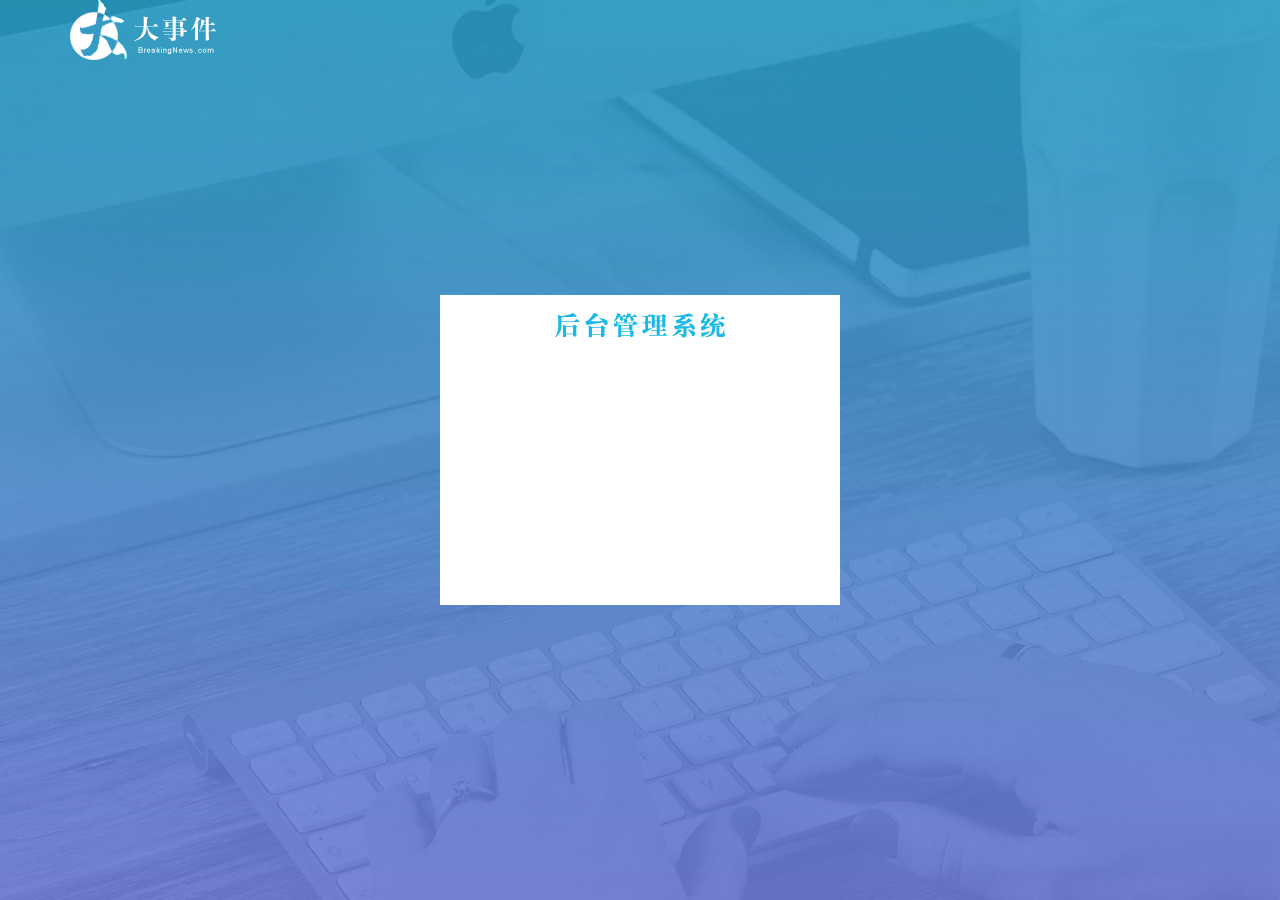
<file: 02-代码手敲/BigEvent/login.html>
<!--
 * @Author: liming
 * @Date: 2021-09-10 16:43:17
 * @LastEditTime: 2021-09-20 23:10:10
 * @FilePath: \NodeBigEventBackStageManagement\02-代码手敲\BigEvent\login.html
-->
<!DOCTYPE html>
<html lang="en">
<head>
    <meta charset="UTF-8">
    <meta http-equiv="X-UA-Compatible" content="IE=edge">
    <meta name="viewport" content="width=device-width, initial-scale=1.0">
    <title>大事件-登陆/注册</title>
    <!-- 导入layui的样式 -->
    <link rel="stylesheet" href="./assets/lib/layui/css/layui.css">
    <!-- 导入自己的样式表 -->
    <link rel="stylesheet" href="./assets/css/login.css">
</head>
<body>
    <!-- 头部的logo区域 -->
    <div class='layui-main'>
        <img src="./assets/images/logo.png"/>
    </div>

    <!-- 登陆注册区域 -->
    <div class='loginAndRegBox'>
        <div class="title-box">
            
        </div>
    </div>
</body>
</html>
</file>
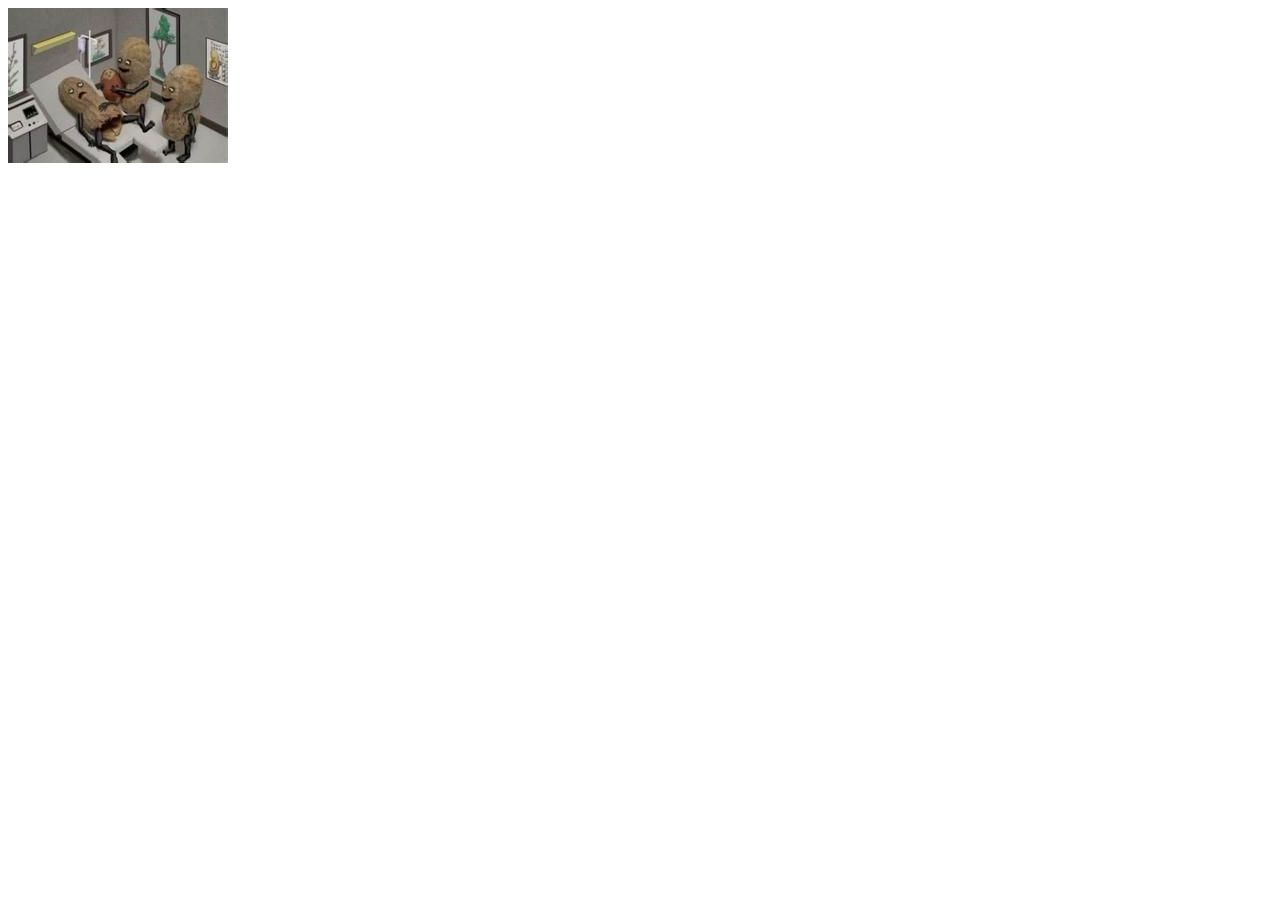
<file: 01-课程资料/01-课程源码/big_event_135/test/用base64格式的字符串表示图片.html>
<!DOCTYPE html>
<html lang="en">

<head>
  <meta charset="UTF-8">
  <meta http-equiv="X-UA-Compatible" content="IE=edge">
  <meta name="viewport" content="width=device-width, initial-scale=1.0">
  <title>Document</title>
</head>

<body>

  <!-- 文件被转为 base64 的字符串以后，体积会增大 20% 左右 -->
  <!-- 0.5kb * 120% -->
  <!-- <img src="./1.jpg" alt=""> -->
  <img
    src="[data-uri]"
    alt="">
</body>

</html>
</file>
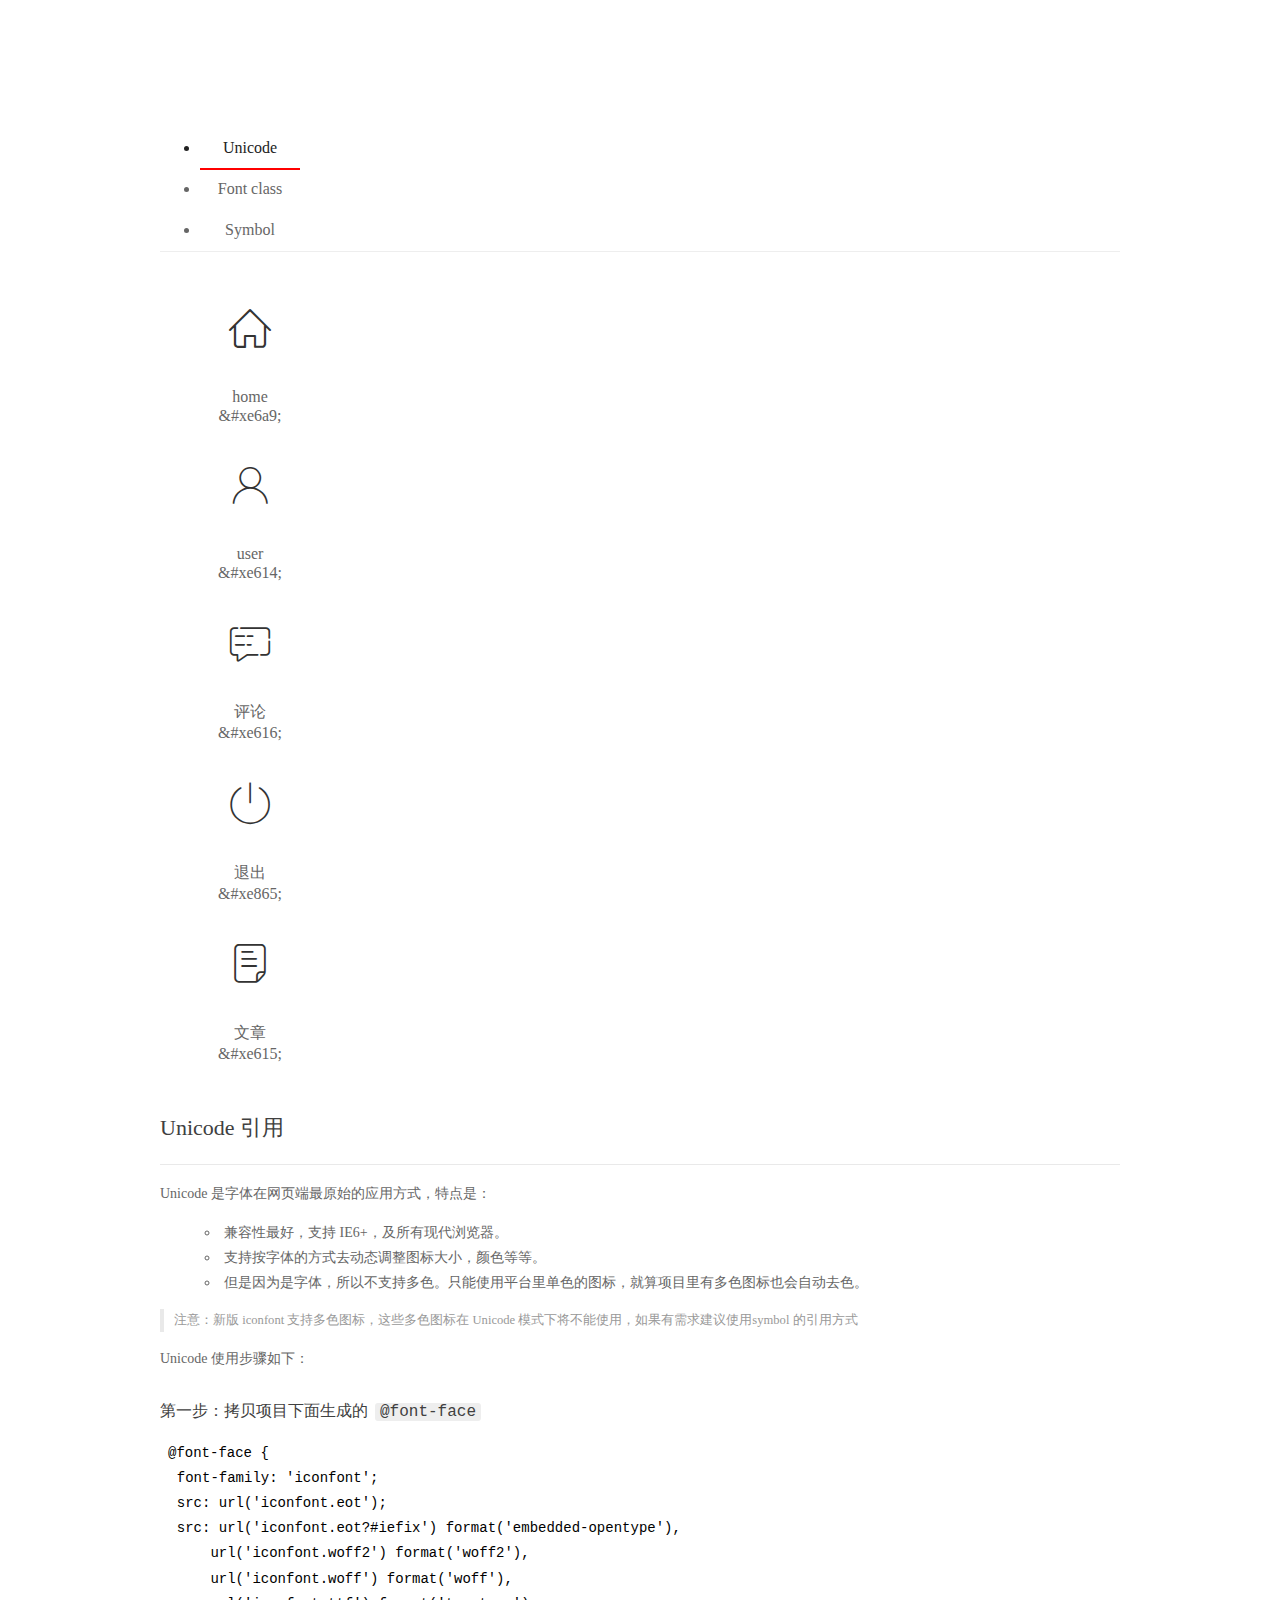
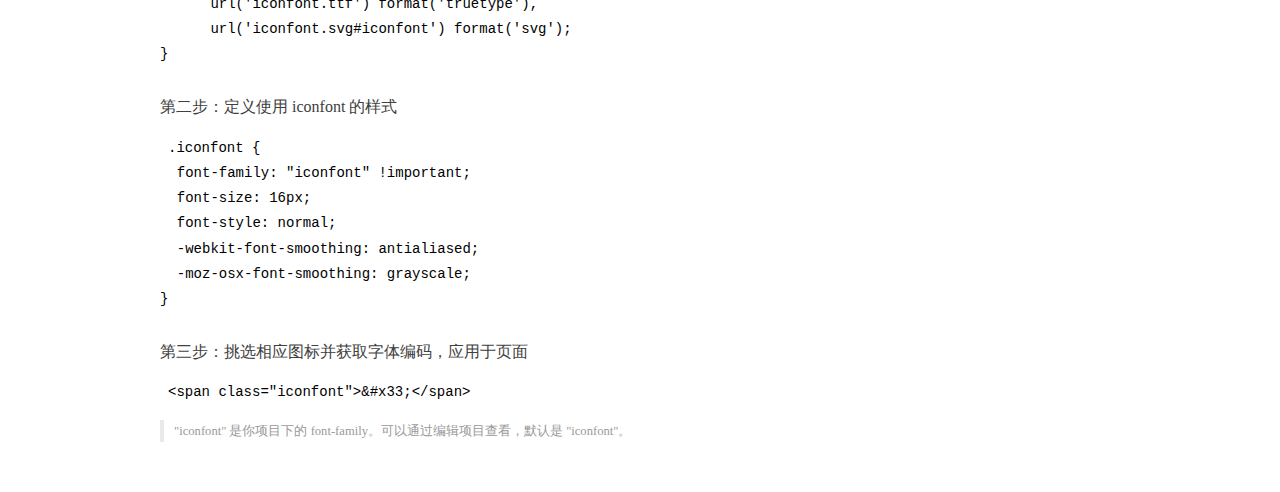
<file: 02-代码手敲/BigEvent/assets/fonts/demo_index.html>
<!DOCTYPE html>
<html>
<head>
  <meta charset="utf-8"/>
  <title>IconFont Demo</title>
  <link rel="shortcut icon" href="https://gtms04.alicdn.com/tps/i4/TB1_oz6GVXXXXaFXpXXJDFnIXXX-64-64.ico" type="image/x-icon"/>
  <link rel="stylesheet" href="https://g.alicdn.com/thx/cube/1.3.2/cube.min.css">
  <link rel="stylesheet" href="demo.css">
  <link rel="stylesheet" href="iconfont.css">
  <script src="iconfont.js"></script>
  <!-- jQuery -->
  <script src="https://a1.alicdn.com/oss/uploads/2018/12/26/7bfddb60-08e8-11e9-9b04-53e73bb6408b.js"></script>
  <!-- 代码高亮 -->
  <script src="https://a1.alicdn.com/oss/uploads/2018/12/26/a3f714d0-08e6-11e9-8a15-ebf944d7534c.js"></script>
</head>
<body>
  <div class="main">
    <h1 class="logo"><a href="https://www.iconfont.cn/" title="iconfont 首页" target="_blank">&#xe86b;</a></h1>
    <div class="nav-tabs">
      <ul id="tabs" class="dib-box">
        <li class="dib active"><span>Unicode</span></li>
        <li class="dib"><span>Font class</span></li>
        <li class="dib"><span>Symbol</span></li>
      </ul>
      
    </div>
    <div class="tab-container">
      <div class="content unicode" style="display: block;">
          <ul class="icon_lists dib-box">
          
            <li class="dib">
              <span class="icon iconfont">&#xe6a9;</span>
                <div class="name">home</div>
                <div class="code-name">&amp;#xe6a9;</div>
              </li>
          
            <li class="dib">
              <span class="icon iconfont">&#xe614;</span>
                <div class="name">user</div>
                <div class="code-name">&amp;#xe614;</div>
              </li>
          
            <li class="dib">
              <span class="icon iconfont">&#xe616;</span>
                <div class="name">评论</div>
                <div class="code-name">&amp;#xe616;</div>
              </li>
          
            <li class="dib">
              <span class="icon iconfont">&#xe865;</span>
                <div class="name">退出</div>
                <div class="code-name">&amp;#xe865;</div>
              </li>
          
            <li class="dib">
              <span class="icon iconfont">&#xe615;</span>
                <div class="name">文章</div>
                <div class="code-name">&amp;#xe615;</div>
              </li>
          
          </ul>
          <div class="article markdown">
          <h2 id="unicode-">Unicode 引用</h2>
          <hr>

          <p>Unicode 是字体在网页端最原始的应用方式，特点是：</p>
          <ul>
            <li>兼容性最好，支持 IE6+，及所有现代浏览器。</li>
            <li>支持按字体的方式去动态调整图标大小，颜色等等。</li>
            <li>但是因为是字体，所以不支持多色。只能使用平台里单色的图标，就算项目里有多色图标也会自动去色。</li>
          </ul>
          <blockquote>
            <p>注意：新版 iconfont 支持多色图标，这些多色图标在 Unicode 模式下将不能使用，如果有需求建议使用symbol 的引用方式</p>
          </blockquote>
          <p>Unicode 使用步骤如下：</p>
          <h3 id="-font-face">第一步：拷贝项目下面生成的 <code>@font-face</code></h3>
<pre><code class="language-css"
>@font-face {
  font-family: 'iconfont';
  src: url('iconfont.eot');
  src: url('iconfont.eot?#iefix') format('embedded-opentype'),
      url('iconfont.woff2') format('woff2'),
      url('iconfont.woff') format('woff'),
      url('iconfont.ttf') format('truetype'),
      url('iconfont.svg#iconfont') format('svg');
}
</code></pre>
          <h3 id="-iconfont-">第二步：定义使用 iconfont 的样式</h3>
<pre><code class="language-css"
>.iconfont {
  font-family: "iconfont" !important;
  font-size: 16px;
  font-style: normal;
  -webkit-font-smoothing: antialiased;
  -moz-osx-font-smoothing: grayscale;
}
</code></pre>
          <h3 id="-">第三步：挑选相应图标并获取字体编码，应用于页面</h3>
<pre>
<code class="language-html"
>&lt;span class="iconfont"&gt;&amp;#x33;&lt;/span&gt;
</code></pre>
          <blockquote>
            <p>"iconfont" 是你项目下的 font-family。可以通过编辑项目查看，默认是 "iconfont"。</p>
          </blockquote>
          </div>
      </div>
      <div class="content font-class">
        <ul class="icon_lists dib-box">
          
          <li class="dib">
            <span class="icon iconfont icon-home"></span>
            <div class="name">
              home
            </div>
            <div class="code-name">.icon-home
            </div>
          </li>
          
          <li class="dib">
            <span class="icon iconfont icon-user"></span>
            <div class="name">
              user
            </div>
            <div class="code-name">.icon-user
            </div>
          </li>
          
          <li class="dib">
            <span class="icon iconfont icon-pinglun"></span>
            <div class="name">
              评论
            </div>
            <div class="code-name">.icon-pinglun
            </div>
          </li>
          
          <li class="dib">
            <span class="icon iconfont icon-tuichu"></span>
            <div class="name">
              退出
            </div>
            <div class="code-name">.icon-tuichu
            </div>
          </li>
          
          <li class="dib">
            <span class="icon iconfont icon-16"></span>
            <div class="name">
              文章
            </div>
            <div class="code-name">.icon-16
            </div>
          </li>
          
        </ul>
        <div class="article markdown">
        <h2 id="font-class-">font-class 引用</h2>
        <hr>

        <p>font-class 是 Unicode 使用方式的一种变种，主要是解决 Unicode 书写不直观，语意不明确的问题。</p>
        <p>与 Unicode 使用方式相比，具有如下特点：</p>
        <ul>
          <li>兼容性良好，支持 IE8+，及所有现代浏览器。</li>
          <li>相比于 Unicode 语意明确，书写更直观。可以很容易分辨这个 icon 是什么。</li>
          <li>因为使用 class 来定义图标，所以当要替换图标时，只需要修改 class 里面的 Unicode 引用。</li>
          <li>不过因为本质上还是使用的字体，所以多色图标还是不支持的。</li>
        </ul>
        <p>使用步骤如下：</p>
        <h3 id="-fontclass-">第一步：引入项目下面生成的 fontclass 代码：</h3>
<pre><code class="language-html">&lt;link rel="stylesheet" href="./iconfont.css"&gt;
</code></pre>
        <h3 id="-">第二步：挑选相应图标并获取类名，应用于页面：</h3>
<pre><code class="language-html">&lt;span class="iconfont icon-xxx"&gt;&lt;/span&gt;
</code></pre>
        <blockquote>
          <p>"
            iconfont" 是你项目下的 font-family。可以通过编辑项目查看，默认是 "iconfont"。</p>
        </blockquote>
      </div>
      </div>
      <div class="content symbol">
          <ul class="icon_lists dib-box">
          
            <li class="dib">
                <svg class="icon svg-icon" aria-hidden="true">
                  <use xlink:href="#icon-home"></use>
                </svg>
                <div class="name">home</div>
                <div class="code-name">#icon-home</div>
            </li>
          
            <li class="dib">
                <svg class="icon svg-icon" aria-hidden="true">
                  <use xlink:href="#icon-user"></use>
                </svg>
                <div class="name">user</div>
                <div class="code-name">#icon-user</div>
            </li>
          
            <li class="dib">
                <svg class="icon svg-icon" aria-hidden="true">
                  <use xlink:href="#icon-pinglun"></use>
                </svg>
                <div class="name">评论</div>
                <div class="code-name">#icon-pinglun</div>
            </li>
          
            <li class="dib">
                <svg class="icon svg-icon" aria-hidden="true">
                  <use xlink:href="#icon-tuichu"></use>
                </svg>
                <div class="name">退出</div>
                <div class="code-name">#icon-tuichu</div>
            </li>
          
            <li class="dib">
                <svg class="icon svg-icon" aria-hidden="true">
                  <use xlink:href="#icon-16"></use>
                </svg>
                <div class="name">文章</div>
                <div class="code-name">#icon-16</div>
            </li>
          
          </ul>
          <div class="article markdown">
          <h2 id="symbol-">Symbol 引用</h2>
          <hr>

          <p>这是一种全新的使用方式，应该说这才是未来的主流，也是平台目前推荐的用法。相关介绍可以参考这篇<a href="">文章</a>
            这种用法其实是做了一个 SVG 的集合，与另外两种相比具有如下特点：</p>
          <ul>
            <li>支持多色图标了，不再受单色限制。</li>
            <li>通过一些技巧，支持像字体那样，通过 <code>font-size</code>, <code>color</code> 来调整样式。</li>
            <li>兼容性较差，支持 IE9+，及现代浏览器。</li>
            <li>浏览器渲染 SVG 的性能一般，还不如 png。</li>
          </ul>
          <p>使用步骤如下：</p>
          <h3 id="-symbol-">第一步：引入项目下面生成的 symbol 代码：</h3>
<pre><code class="language-html">&lt;script src="./iconfont.js"&gt;&lt;/script&gt;
</code></pre>
          <h3 id="-css-">第二步：加入通用 CSS 代码（引入一次就行）：</h3>
<pre><code class="language-html">&lt;style&gt;
.icon {
  width: 1em;
  height: 1em;
  vertical-align: -0.15em;
  fill: currentColor;
  overflow: hidden;
}
&lt;/style&gt;
</code></pre>
          <h3 id="-">第三步：挑选相应图标并获取类名，应用于页面：</h3>
<pre><code class="language-html">&lt;svg class="icon" aria-hidden="true"&gt;
  &lt;use xlink:href="#icon-xxx"&gt;&lt;/use&gt;
&lt;/svg&gt;
</code></pre>
          </div>
      </div>

    </div>
  </div>
  <script>
  $(document).ready(function () {
      $('.tab-container .content:first').show()

      $('#tabs li').click(function (e) {
        var tabContent = $('.tab-container .content')
        var index = $(this).index()

        if ($(this).hasClass('active')) {
          return
        } else {
          $('#tabs li').removeClass('active')
          $(this).addClass('active')

          tabContent.hide().eq(index).fadeIn()
        }
      })
    })
  </script>
</body>
</html>
</file>
<file: 02-代码手敲/BigEvent/assets/lib/layui/css/layui.css>
/** layui-v2.5.5 MIT License By https://www.layui.com */
 .layui-inline,img{display:inline-block;vertical-align:middle}h1,h2,h3,h4,h5,h6{font-weight:400}.layui-edge,.layui-header,.layui-inline,.layui-main{position:relative}.layui-body,.layui-edge,.layui-elip{overflow:hidden}.layui-btn,.layui-edge,.layui-inline,img{vertical-align:middle}.layui-btn,.layui-disabled,.layui-icon,.layui-unselect{-moz-user-select:none;-webkit-user-select:none;-ms-user-select:none}.layui-elip,.layui-form-checkbox span,.layui-form-pane .layui-form-label{text-overflow:ellipsis;white-space:nowrap}.layui-breadcrumb,.layui-tree-btnGroup{visibility:hidden}blockquote,body,button,dd,div,dl,dt,form,h1,h2,h3,h4,h5,h6,input,li,ol,p,pre,td,textarea,th,ul{margin:0;padding:0;-webkit-tap-highlight-color:rgba(0,0,0,0)}a:active,a:hover{outline:0}img{border:none}li{list-style:none}table{border-collapse:collapse;border-spacing:0}h4,h5,h6{font-size:100%}button,input,optgroup,option,select,textarea{font-family:inherit;font-size:inherit;font-style:inherit;font-weight:inherit;outline:0}pre{white-space:pre-wrap;white-space:-moz-pre-wrap;white-space:-pre-wrap;white-space:-o-pre-wrap;word-wrap:break-word}body{line-height:24px;font:14px Helvetica Neue,Helvetica,PingFang SC,Tahoma,Arial,sans-serif}hr{height:1px;margin:10px 0;border:0;clear:both}a{color:#333;text-decoration:none}a:hover{color:#777}a cite{font-style:normal;*cursor:pointer}.layui-border-box,.layui-border-box *{box-sizing:border-box}.layui-box,.layui-box *{box-sizing:content-box}.layui-clear{clear:both;*zoom:1}.layui-clear:after{content:'\20';clear:both;*zoom:1;display:block;height:0}.layui-inline{*display:inline;*zoom:1}.layui-edge{display:inline-block;width:0;height:0;border-width:6px;border-style:dashed;border-color:transparent}.layui-edge-top{top:-4px;border-bottom-color:#999;border-bottom-style:solid}.layui-edge-right{border-left-color:#999;border-left-style:solid}.layui-edge-bottom{top:2px;border-top-color:#999;border-top-style:solid}.layui-edge-left{border-right-color:#999;border-right-style:solid}.layui-disabled,.layui-disabled:hover{color:#d2d2d2!important;cursor:not-allowed!important}.layui-circle{border-radius:100%}.layui-show{display:block!important}.layui-hide{display:none!important}@font-face{font-family:layui-icon;src:url(../font/iconfont.eot?v=250);src:url(../font/iconfont.eot?v=250#iefix) format('embedded-opentype'),url(../font/iconfont.woff2?v=250) format('woff2'),url(../font/iconfont.woff?v=250) format('woff'),url(../font/iconfont.ttf?v=250) format('truetype'),url(../font/iconfont.svg?v=250#layui-icon) format('svg')}.layui-icon{font-family:layui-icon!important;font-size:16px;font-style:normal;-webkit-font-smoothing:antialiased;-moz-osx-font-smoothing:grayscale}.layui-icon-reply-fill:before{content:"\e611"}.layui-icon-set-fill:before{content:"\e614"}.layui-icon-menu-fill:before{content:"\e60f"}.layui-icon-search:before{content:"\e615"}.layui-icon-share:before{content:"\e641"}.layui-icon-set-sm:before{content:"\e620"}.layui-icon-engine:before{content:"\e628"}.layui-icon-close:before{content:"\1006"}.layui-icon-close-fill:before{content:"\1007"}.layui-icon-chart-screen:before{content:"\e629"}.layui-icon-star:before{content:"\e600"}.layui-icon-circle-dot:before{content:"\e617"}.layui-icon-chat:before{content:"\e606"}.layui-icon-release:before{content:"\e609"}.layui-icon-list:before{content:"\e60a"}.layui-icon-chart:before{content:"\e62c"}.layui-icon-ok-circle:before{content:"\1005"}.layui-icon-layim-theme:before{content:"\e61b"}.layui-icon-table:before{content:"\e62d"}.layui-icon-right:before{content:"\e602"}.layui-icon-left:before{content:"\e603"}.layui-icon-cart-simple:before{content:"\e698"}.layui-icon-face-cry:before{content:"\e69c"}.layui-icon-face-smile:before{content:"\e6af"}.layui-icon-survey:before{content:"\e6b2"}.layui-icon-tree:before{content:"\e62e"}.layui-icon-upload-circle:before{content:"\e62f"}.layui-icon-add-circle:before{content:"\e61f"}.layui-icon-download-circle:before{content:"\e601"}.layui-icon-templeate-1:before{content:"\e630"}.layui-icon-util:before{content:"\e631"}.layui-icon-face-surprised:before{content:"\e664"}.layui-icon-edit:before{content:"\e642"}.layui-icon-speaker:before{content:"\e645"}.layui-icon-down:before{content:"\e61a"}.layui-icon-file:before{content:"\e621"}.layui-icon-layouts:before{content:"\e632"}.layui-icon-rate-half:before{content:"\e6c9"}.layui-icon-add-circle-fine:before{content:"\e608"}.layui-icon-prev-circle:before{content:"\e633"}.layui-icon-read:before{content:"\e705"}.layui-icon-404:before{content:"\e61c"}.layui-icon-carousel:before{content:"\e634"}.layui-icon-help:before{content:"\e607"}.layui-icon-code-circle:before{content:"\e635"}.layui-icon-water:before{content:"\e636"}.layui-icon-username:before{content:"\e66f"}.layui-icon-find-fill:before{content:"\e670"}.layui-icon-about:before{content:"\e60b"}.layui-icon-location:before{content:"\e715"}.layui-icon-up:before{content:"\e619"}.layui-icon-pause:before{content:"\e651"}.layui-icon-date:before{content:"\e637"}.layui-icon-layim-uploadfile:before{content:"\e61d"}.layui-icon-delete:before{content:"\e640"}.layui-icon-play:before{content:"\e652"}.layui-icon-top:before{content:"\e604"}.layui-icon-friends:before{content:"\e612"}.layui-icon-refresh-3:before{content:"\e9aa"}.layui-icon-ok:before{content:"\e605"}.layui-icon-layer:before{content:"\e638"}.layui-icon-face-smile-fine:before{content:"\e60c"}.layui-icon-dollar:before{content:"\e659"}.layui-icon-group:before{content:"\e613"}.layui-icon-layim-download:before{content:"\e61e"}.layui-icon-picture-fine:before{content:"\e60d"}.layui-icon-link:before{content:"\e64c"}.layui-icon-diamond:before{content:"\e735"}.layui-icon-log:before{content:"\e60e"}.layui-icon-rate-solid:before{content:"\e67a"}.layui-icon-fonts-del:before{content:"\e64f"}.layui-icon-unlink:before{content:"\e64d"}.layui-icon-fonts-clear:before{content:"\e639"}.layui-icon-triangle-r:before{content:"\e623"}.layui-icon-circle:before{content:"\e63f"}.layui-icon-radio:before{content:"\e643"}.layui-icon-align-center:before{content:"\e647"}.layui-icon-align-right:before{content:"\e648"}.layui-icon-align-left:before{content:"\e649"}.layui-icon-loading-1:before{content:"\e63e"}.layui-icon-return:before{content:"\e65c"}.layui-icon-fonts-strong:before{content:"\e62b"}.layui-icon-upload:before{content:"\e67c"}.layui-icon-dialogue:before{content:"\e63a"}.layui-icon-video:before{content:"\e6ed"}.layui-icon-headset:before{content:"\e6fc"}.layui-icon-cellphone-fine:before{content:"\e63b"}.layui-icon-add-1:before{content:"\e654"}.layui-icon-face-smile-b:before{content:"\e650"}.layui-icon-fonts-html:before{content:"\e64b"}.layui-icon-form:before{content:"\e63c"}.layui-icon-cart:before{content:"\e657"}.layui-icon-camera-fill:before{content:"\e65d"}.layui-icon-tabs:before{content:"\e62a"}.layui-icon-fonts-code:before{content:"\e64e"}.layui-icon-fire:before{content:"\e756"}.layui-icon-set:before{content:"\e716"}.layui-icon-fonts-u:before{content:"\e646"}.layui-icon-triangle-d:before{content:"\e625"}.layui-icon-tips:before{content:"\e702"}.layui-icon-picture:before{content:"\e64a"}.layui-icon-more-vertical:before{content:"\e671"}.layui-icon-flag:before{content:"\e66c"}.layui-icon-loading:before{content:"\e63d"}.layui-icon-fonts-i:before{content:"\e644"}.layui-icon-refresh-1:before{content:"\e666"}.layui-icon-rmb:before{content:"\e65e"}.layui-icon-home:before{content:"\e68e"}.layui-icon-user:before{content:"\e770"}.layui-icon-notice:before{content:"\e667"}.layui-icon-login-weibo:before{content:"\e675"}.layui-icon-voice:before{content:"\e688"}.layui-icon-upload-drag:before{content:"\e681"}.layui-icon-login-qq:before{content:"\e676"}.layui-icon-snowflake:before{content:"\e6b1"}.layui-icon-file-b:before{content:"\e655"}.layui-icon-template:before{content:"\e663"}.layui-icon-auz:before{content:"\e672"}.layui-icon-console:before{content:"\e665"}.layui-icon-app:before{content:"\e653"}.layui-icon-prev:before{content:"\e65a"}.layui-icon-website:before{content:"\e7ae"}.layui-icon-next:before{content:"\e65b"}.layui-icon-component:before{content:"\e857"}.layui-icon-more:before{content:"\e65f"}.layui-icon-login-wechat:before{content:"\e677"}.layui-icon-shrink-right:before{content:"\e668"}.layui-icon-spread-left:before{content:"\e66b"}.layui-icon-camera:before{content:"\e660"}.layui-icon-note:before{content:"\e66e"}.layui-icon-refresh:before{content:"\e669"}.layui-icon-female:before{content:"\e661"}.layui-icon-male:before{content:"\e662"}.layui-icon-password:before{content:"\e673"}.layui-icon-senior:before{content:"\e674"}.layui-icon-theme:before{content:"\e66a"}.layui-icon-tread:before{content:"\e6c5"}.layui-icon-praise:before{content:"\e6c6"}.layui-icon-star-fill:before{content:"\e658"}.layui-icon-rate:before{content:"\e67b"}.layui-icon-template-1:before{content:"\e656"}.layui-icon-vercode:before{content:"\e679"}.layui-icon-cellphone:before{content:"\e678"}.layui-icon-screen-full:before{content:"\e622"}.layui-icon-screen-restore:before{content:"\e758"}.layui-icon-cols:before{content:"\e610"}.layui-icon-export:before{content:"\e67d"}.layui-icon-print:before{content:"\e66d"}.layui-icon-slider:before{content:"\e714"}.layui-icon-addition:before{content:"\e624"}.layui-icon-subtraction:before{content:"\e67e"}.layui-icon-service:before{content:"\e626"}.layui-icon-transfer:before{content:"\e691"}.layui-main{width:1140px;margin:0 auto}.layui-header{z-index:1000;height:60px}.layui-header a:hover{transition:all .5s;-webkit-transition:all .5s}.layui-side{position:fixed;left:0;top:0;bottom:0;z-index:999;width:200px;overflow-x:hidden}.layui-side-scroll{position:relative;width:220px;height:100%;overflow-x:hidden}.layui-body{position:absolute;left:200px;right:0;top:0;bottom:0;z-index:998;width:auto;overflow-y:auto;box-sizing:border-box}.layui-layout-body{overflow:hidden}.layui-layout-admin .layui-header{background-color:#23262E}.layui-layout-admin .layui-side{top:60px;width:200px;overflow-x:hidden}.layui-layout-admin .layui-body{position:fixed;top:60px;bottom:44px}.layui-layout-admin .layui-main{width:auto;margin:0 15px}.layui-layout-admin .layui-footer{position:fixed;left:200px;right:0;bottom:0;height:44px;line-height:44px;padding:0 15px;background-color:#eee}.layui-layout-admin .layui-logo{position:absolute;left:0;top:0;width:200px;height:100%;line-height:60px;text-align:center;color:#009688;font-size:16px}.layui-layout-admin .layui-header .layui-nav{background:0 0}.layui-layout-left{position:absolute!important;left:200px;top:0}.layui-layout-right{position:absolute!important;right:0;top:0}.layui-container{position:relative;margin:0 auto;padding:0 15px;box-sizing:border-box}.layui-fluid{position:relative;margin:0 auto;padding:0 15px}.layui-row:after,.layui-row:before{content:'';display:block;clear:both}.layui-col-lg1,.layui-col-lg10,.layui-col-lg11,.layui-col-lg12,.layui-col-lg2,.layui-col-lg3,.layui-col-lg4,.layui-col-lg5,.layui-col-lg6,.layui-col-lg7,.layui-col-lg8,.layui-col-lg9,.layui-col-md1,.layui-col-md10,.layui-col-md11,.layui-col-md12,.layui-col-md2,.layui-col-md3,.layui-col-md4,.layui-col-md5,.layui-col-md6,.layui-col-md7,.layui-col-md8,.layui-col-md9,.layui-col-sm1,.layui-col-sm10,.layui-col-sm11,.layui-col-sm12,.layui-col-sm2,.layui-col-sm3,.layui-col-sm4,.layui-col-sm5,.layui-col-sm6,.layui-col-sm7,.layui-col-sm8,.layui-col-sm9,.layui-col-xs1,.layui-col-xs10,.layui-col-xs11,.layui-col-xs12,.layui-col-xs2,.layui-col-xs3,.layui-col-xs4,.layui-col-xs5,.layui-col-xs6,.layui-col-xs7,.layui-col-xs8,.layui-col-xs9{position:relative;display:block;box-sizing:border-box}.layui-col-xs1,.layui-col-xs10,.layui-col-xs11,.layui-col-xs12,.layui-col-xs2,.layui-col-xs3,.layui-col-xs4,.layui-col-xs5,.layui-col-xs6,.layui-col-xs7,.layui-col-xs8,.layui-col-xs9{float:left}.layui-col-xs1{width:8.33333333%}.layui-col-xs2{width:16.66666667%}.layui-col-xs3{width:25%}.layui-col-xs4{width:33.33333333%}.layui-col-xs5{width:41.66666667%}.layui-col-xs6{width:50%}.layui-col-xs7{width:58.33333333%}.layui-col-xs8{width:66.66666667%}.layui-col-xs9{width:75%}.layui-col-xs10{width:83.33333333%}.layui-col-xs11{width:91.66666667%}.layui-col-xs12{width:100%}.layui-col-xs-offset1{margin-left:8.33333333%}.layui-col-xs-offset2{margin-left:16.66666667%}.layui-col-xs-offset3{margin-left:25%}.layui-col-xs-offset4{margin-left:33.33333333%}.layui-col-xs-offset5{margin-left:41.66666667%}.layui-col-xs-offset6{margin-left:50%}.layui-col-xs-offset7{margin-left:58.33333333%}.layui-col-xs-offset8{margin-left:66.66666667%}.layui-col-xs-offset9{margin-left:75%}.layui-col-xs-offset10{margin-left:83.33333333%}.layui-col-xs-offset11{margin-left:91.66666667%}.layui-col-xs-offset12{margin-left:100%}@media screen and (max-width:768px){.layui-hide-xs{display:none!important}.layui-show-xs-block{display:block!important}.layui-show-xs-inline{display:inline!important}.layui-show-xs-inline-block{display:inline-block!important}}@media screen and (min-width:768px){.layui-container{width:750px}.layui-hide-sm{display:none!important}.layui-show-sm-block{display:block!important}.layui-show-sm-inline{display:inline!important}.layui-show-sm-inline-block{display:inline-block!important}.layui-col-sm1,.layui-col-sm10,.layui-col-sm11,.layui-col-sm12,.layui-col-sm2,.layui-col-sm3,.layui-col-sm4,.layui-col-sm5,.layui-col-sm6,.layui-col-sm7,.layui-col-sm8,.layui-col-sm9{float:left}.layui-col-sm1{width:8.33333333%}.layui-col-sm2{width:16.66666667%}.layui-col-sm3{width:25%}.layui-col-sm4{width:33.33333333%}.layui-col-sm5{width:41.66666667%}.layui-col-sm6{width:50%}.layui-col-sm7{width:58.33333333%}.layui-col-sm8{width:66.66666667%}.layui-col-sm9{width:75%}.layui-col-sm10{width:83.33333333%}.layui-col-sm11{width:91.66666667%}.layui-col-sm12{width:100%}.layui-col-sm-offset1{margin-left:8.33333333%}.layui-col-sm-offset2{margin-left:16.66666667%}.layui-col-sm-offset3{margin-left:25%}.layui-col-sm-offset4{margin-left:33.33333333%}.layui-col-sm-offset5{margin-left:41.66666667%}.layui-col-sm-offset6{margin-left:50%}.layui-col-sm-offset7{margin-left:58.33333333%}.layui-col-sm-offset8{margin-left:66.66666667%}.layui-col-sm-offset9{margin-left:75%}.layui-col-sm-offset10{margin-left:83.33333333%}.layui-col-sm-offset11{margin-left:91.66666667%}.layui-col-sm-offset12{margin-left:100%}}@media screen and (min-width:992px){.layui-container{width:970px}.layui-hide-md{display:none!important}.layui-show-md-block{display:block!important}.layui-show-md-inline{display:inline!important}.layui-show-md-inline-block{display:inline-block!important}.layui-col-md1,.layui-col-md10,.layui-col-md11,.layui-col-md12,.layui-col-md2,.layui-col-md3,.layui-col-md4,.layui-col-md5,.layui-col-md6,.layui-col-md7,.layui-col-md8,.layui-col-md9{float:left}.layui-col-md1{width:8.33333333%}.layui-col-md2{width:16.66666667%}.layui-col-md3{width:25%}.layui-col-md4{width:33.33333333%}.layui-col-md5{width:41.66666667%}.layui-col-md6{width:50%}.layui-col-md7{width:58.33333333%}.layui-col-md8{width:66.66666667%}.layui-col-md9{width:75%}.layui-col-md10{width:83.33333333%}.layui-col-md11{width:91.66666667%}.layui-col-md12{width:100%}.layui-col-md-offset1{margin-left:8.33333333%}.layui-col-md-offset2{margin-left:16.66666667%}.layui-col-md-offset3{margin-left:25%}.layui-col-md-offset4{margin-left:33.33333333%}.layui-col-md-offset5{margin-left:41.66666667%}.layui-col-md-offset6{margin-left:50%}.layui-col-md-offset7{margin-left:58.33333333%}.layui-col-md-offset8{margin-left:66.66666667%}.layui-col-md-offset9{margin-left:75%}.layui-col-md-offset10{margin-left:83.33333333%}.layui-col-md-offset11{margin-left:91.66666667%}.layui-col-md-offset12{margin-left:100%}}@media screen and (min-width:1200px){.layui-container{width:1170px}.layui-hide-lg{display:none!important}.layui-show-lg-block{display:block!important}.layui-show-lg-inline{display:inline!important}.layui-show-lg-inline-block{display:inline-block!important}.layui-col-lg1,.layui-col-lg10,.layui-col-lg11,.layui-col-lg12,.layui-col-lg2,.layui-col-lg3,.layui-col-lg4,.layui-col-lg5,.layui-col-lg6,.layui-col-lg7,.layui-col-lg8,.layui-col-lg9{float:left}.layui-col-lg1{width:8.33333333%}.layui-col-lg2{width:16.66666667%}.layui-col-lg3{width:25%}.layui-col-lg4{width:33.33333333%}.layui-col-lg5{width:41.66666667%}.layui-col-lg6{width:50%}.layui-col-lg7{width:58.33333333%}.layui-col-lg8{width:66.66666667%}.layui-col-lg9{width:75%}.layui-col-lg10{width:83.33333333%}.layui-col-lg11{width:91.66666667%}.layui-col-lg12{width:100%}.layui-col-lg-offset1{margin-left:8.33333333%}.layui-col-lg-offset2{margin-left:16.66666667%}.layui-col-lg-offset3{margin-left:25%}.layui-col-lg-offset4{margin-left:33.33333333%}.layui-col-lg-offset5{margin-left:41.66666667%}.layui-col-lg-offset6{margin-left:50%}.layui-col-lg-offset7{margin-left:58.33333333%}.layui-col-lg-offset8{margin-left:66.66666667%}.layui-col-lg-offset9{margin-left:75%}.layui-col-lg-offset10{margin-left:83.33333333%}.layui-col-lg-offset11{margin-left:91.66666667%}.layui-col-lg-offset12{margin-left:100%}}.layui-col-space1{margin:-.5px}.layui-col-space1>*{padding:.5px}.layui-col-space3{margin:-1.5px}.layui-col-space3>*{padding:1.5px}.layui-col-space5{margin:-2.5px}.layui-col-space5>*{padding:2.5px}.layui-col-space8{margin:-3.5px}.layui-col-space8>*{padding:3.5px}.layui-col-space10{margin:-5px}.layui-col-space10>*{padding:5px}.layui-col-space12{margin:-6px}.layui-col-space12>*{padding:6px}.layui-col-space15{margin:-7.5px}.layui-col-space15>*{padding:7.5px}.layui-col-space18{margin:-9px}.layui-col-space18>*{padding:9px}.layui-col-space20{margin:-10px}.layui-col-space20>*{padding:10px}.layui-col-space22{margin:-11px}.layui-col-space22>*{padding:11px}.layui-col-space25{margin:-12.5px}.layui-col-space25>*{padding:12.5px}.layui-col-space30{margin:-15px}.layui-col-space30>*{padding:15px}.layui-btn,.layui-input,.layui-select,.layui-textarea,.layui-upload-button{outline:0;-webkit-appearance:none;transition:all .3s;-webkit-transition:all .3s;box-sizing:border-box}.layui-elem-quote{margin-bottom:10px;padding:15px;line-height:22px;border-left:5px solid #009688;border-radius:0 2px 2px 0;background-color:#f2f2f2}.layui-quote-nm{border-style:solid;border-width:1px 1px 1px 5px;background:0 0}.layui-elem-field{margin-bottom:10px;padding:0;border-width:1px;border-style:solid}.layui-elem-field legend{margin-left:20px;padding:0 10px;font-size:20px;font-weight:300}.layui-field-title{margin:10px 0 20px;border-width:1px 0 0}.layui-field-box{padding:10px 15px}.layui-field-title .layui-field-box{padding:10px 0}.layui-progress{position:relative;height:6px;border-radius:20px;background-color:#e2e2e2}.layui-progress-bar{position:absolute;left:0;top:0;width:0;max-width:100%;height:6px;border-radius:20px;text-align:right;background-color:#5FB878;transition:all .3s;-webkit-transition:all .3s}.layui-progress-big,.layui-progress-big .layui-progress-bar{height:18px;line-height:18px}.layui-progress-text{position:relative;top:-20px;line-height:18px;font-size:12px;color:#666}.layui-progress-big .layui-progress-text{position:static;padding:0 10px;color:#fff}.layui-collapse{border-width:1px;border-style:solid;border-radius:2px}.layui-colla-content,.layui-colla-item{border-top-width:1px;border-top-style:solid}.layui-colla-item:first-child{border-top:none}.layui-colla-title{position:relative;height:42px;line-height:42px;padding:0 15px 0 35px;color:#333;background-color:#f2f2f2;cursor:pointer;font-size:14px;overflow:hidden}.layui-colla-content{display:none;padding:10px 15px;line-height:22px;color:#666}.layui-colla-icon{position:absolute;left:15px;top:0;font-size:14px}.layui-card{margin-bottom:15px;border-radius:2px;background-color:#fff;box-shadow:0 1px 2px 0 rgba(0,0,0,.05)}.layui-card:last-child{margin-bottom:0}.layui-card-header{position:relative;height:42px;line-height:42px;padding:0 15px;border-bottom:1px solid #f6f6f6;color:#333;border-radius:2px 2px 0 0;font-size:14px}.layui-bg-black,.layui-bg-blue,.layui-bg-cyan,.layui-bg-green,.layui-bg-orange,.layui-bg-red{color:#fff!important}.layui-card-body{position:relative;padding:10px 15px;line-height:24px}.layui-card-body[pad15]{padding:15px}.layui-card-body[pad20]{padding:20px}.layui-card-body .layui-table{margin:5px 0}.layui-card .layui-tab{margin:0}.layui-panel-window{position:relative;padding:15px;border-radius:0;border-top:5px solid #E6E6E6;background-color:#fff}.layui-auxiliar-moving{position:fixed;left:0;right:0;top:0;bottom:0;width:100%;height:100%;background:0 0;z-index:9999999999}.layui-form-label,.layui-form-mid,.layui-form-select,.layui-input-block,.layui-input-inline,.layui-textarea{position:relative}.layui-bg-red{background-color:#FF5722!important}.layui-bg-orange{background-color:#FFB800!important}.layui-bg-green{background-color:#009688!important}.layui-bg-cyan{background-color:#2F4056!important}.layui-bg-blue{background-color:#1E9FFF!important}.layui-bg-black{background-color:#393D49!important}.layui-bg-gray{background-color:#eee!important;color:#666!important}.layui-badge-rim,.layui-colla-content,.layui-colla-item,.layui-collapse,.layui-elem-field,.layui-form-pane .layui-form-item[pane],.layui-form-pane .layui-form-label,.layui-input,.layui-layedit,.layui-layedit-tool,.layui-quote-nm,.layui-select,.layui-tab-bar,.layui-tab-card,.layui-tab-title,.layui-tab-title .layui-this:after,.layui-textarea{border-color:#e6e6e6}.layui-timeline-item:before,hr{background-color:#e6e6e6}.layui-text{line-height:22px;font-size:14px;color:#666}.layui-text h1,.layui-text h2,.layui-text h3{font-weight:500;color:#333}.layui-text h1{font-size:30px}.layui-text h2{font-size:24px}.layui-text h3{font-size:18px}.layui-text a:not(.layui-btn){color:#01AAED}.layui-text a:not(.layui-btn):hover{text-decoration:underline}.layui-text ul{padding:5px 0 5px 15px}.layui-text ul li{margin-top:5px;list-style-type:disc}.layui-text em,.layui-word-aux{color:#999!important;padding:0 5px!important}.layui-btn{display:inline-block;height:38px;line-height:38px;padding:0 18px;background-color:#009688;color:#fff;white-space:nowrap;text-align:center;font-size:14px;border:none;border-radius:2px;cursor:pointer}.layui-btn:hover{opacity:.8;filter:alpha(opacity=80);color:#fff}.layui-btn:active{opacity:1;filter:alpha(opacity=100)}.layui-btn+.layui-btn{margin-left:10px}.layui-btn-container{font-size:0}.layui-btn-container .layui-btn{margin-right:10px;margin-bottom:10px}.layui-btn-container .layui-btn+.layui-btn{margin-left:0}.layui-table .layui-btn-container .layui-btn{margin-bottom:9px}.layui-btn-radius{border-radius:100px}.layui-btn .layui-icon{margin-right:3px;font-size:18px;vertical-align:bottom;vertical-align:middle\9}.layui-btn-primary{border:1px solid #C9C9C9;background-color:#fff;color:#555}.layui-btn-primary:hover{border-color:#009688;color:#333}.layui-btn-normal{background-color:#1E9FFF}.layui-btn-warm{background-color:#FFB800}.layui-btn-danger{background-color:#FF5722}.layui-btn-checked{background-color:#5FB878}.layui-btn-disabled,.layui-btn-disabled:active,.layui-btn-disabled:hover{border:1px solid #e6e6e6;background-color:#FBFBFB;color:#C9C9C9;cursor:not-allowed;opacity:1}.layui-btn-lg{height:44px;line-height:44px;padding:0 25px;font-size:16px}.layui-btn-sm{height:30px;line-height:30px;padding:0 10px;font-size:12px}.layui-btn-sm i{font-size:16px!important}.layui-btn-xs{height:22px;line-height:22px;padding:0 5px;font-size:12px}.layui-btn-xs i{font-size:14px!important}.layui-btn-group{display:inline-block;vertical-align:middle;font-size:0}.layui-btn-group .layui-btn{margin-left:0!important;margin-right:0!important;border-left:1px solid rgba(255,255,255,.5);border-radius:0}.layui-btn-group .layui-btn-primary{border-left:none}.layui-btn-group .layui-btn-primary:hover{border-color:#C9C9C9;color:#009688}.layui-btn-group .layui-btn:first-child{border-left:none;border-radius:2px 0 0 2px}.layui-btn-group .layui-btn-primary:first-child{border-left:1px solid #c9c9c9}.layui-btn-group .layui-btn:last-child{border-radius:0 2px 2px 0}.layui-btn-group .layui-btn+.layui-btn{margin-left:0}.layui-btn-group+.layui-btn-group{margin-left:10px}.layui-btn-fluid{width:100%}.layui-input,.layui-select,.layui-textarea{height:38px;line-height:1.3;line-height:38px\9;border-width:1px;border-style:solid;background-color:#fff;border-radius:2px}.layui-input::-webkit-input-placeholder,.layui-select::-webkit-input-placeholder,.layui-textarea::-webkit-input-placeholder{line-height:1.3}.layui-input,.layui-textarea{display:block;width:100%;padding-left:10px}.layui-input:hover,.layui-textarea:hover{border-color:#D2D2D2!important}.layui-input:focus,.layui-textarea:focus{border-color:#C9C9C9!important}.layui-textarea{min-height:100px;height:auto;line-height:20px;padding:6px 10px;resize:vertical}.layui-select{padding:0 10px}.layui-form input[type=checkbox],.layui-form input[type=radio],.layui-form select{display:none}.layui-form [lay-ignore]{display:initial}.layui-form-item{margin-bottom:15px;clear:both;*zoom:1}.layui-form-item:after{content:'\20';clear:both;*zoom:1;display:block;height:0}.layui-form-label{float:left;display:block;padding:9px 15px;width:80px;font-weight:400;line-height:20px;text-align:right}.layui-form-label-col{display:block;float:none;padding:9px 0;line-height:20px;text-align:left}.layui-form-item .layui-inline{margin-bottom:5px;margin-right:10px}.layui-input-block{margin-left:110px;min-height:36px}.layui-input-inline{display:inline-block;vertical-align:middle}.layui-form-item .layui-input-inline{float:left;width:190px;margin-right:10px}.layui-form-text .layui-input-inline{width:auto}.layui-form-mid{float:left;display:block;padding:9px 0!important;line-height:20px;margin-right:10px}.layui-form-danger+.layui-form-select .layui-input,.layui-form-danger:focus{border-color:#FF5722!important}.layui-form-select .layui-input{padding-right:30px;cursor:pointer}.layui-form-select .layui-edge{position:absolute;right:10px;top:50%;margin-top:-3px;cursor:pointer;border-width:6px;border-top-color:#c2c2c2;border-top-style:solid;transition:all .3s;-webkit-transition:all .3s}.layui-form-select dl{display:none;position:absolute;left:0;top:42px;padding:5px 0;z-index:899;min-width:100%;border:1px solid #d2d2d2;max-height:300px;overflow-y:auto;background-color:#fff;border-radius:2px;box-shadow:0 2px 4px rgba(0,0,0,.12);box-sizing:border-box}.layui-form-select dl dd,.layui-form-select dl dt{padding:0 10px;line-height:36px;white-space:nowrap;overflow:hidden;text-overflow:ellipsis}.layui-form-select dl dt{font-size:12px;color:#999}.layui-form-select dl dd{cursor:pointer}.layui-form-select dl dd:hover{background-color:#f2f2f2;-webkit-transition:.5s all;transition:.5s all}.layui-form-select .layui-select-group dd{padding-left:20px}.layui-form-select dl dd.layui-select-tips{padding-left:10px!important;color:#999}.layui-form-select dl dd.layui-this{background-color:#5FB878;color:#fff}.layui-form-checkbox,.layui-form-select dl dd.layui-disabled{background-color:#fff}.layui-form-selected dl{display:block}.layui-form-checkbox,.layui-form-checkbox *,.layui-form-switch{display:inline-block;vertical-align:middle}.layui-form-selected .layui-edge{margin-top:-9px;-webkit-transform:rotate(180deg);transform:rotate(180deg);margin-top:-3px\9}:root .layui-form-selected .layui-edge{margin-top:-9px\0/IE9}.layui-form-selectup dl{top:auto;bottom:42px}.layui-select-none{margin:5px 0;text-align:center;color:#999}.layui-select-disabled .layui-disabled{border-color:#eee!important}.layui-select-disabled .layui-edge{border-top-color:#d2d2d2}.layui-form-checkbox{position:relative;height:30px;line-height:30px;margin-right:10px;padding-right:30px;cursor:pointer;font-size:0;-webkit-transition:.1s linear;transition:.1s linear;box-sizing:border-box}.layui-form-checkbox span{padding:0 10px;height:100%;font-size:14px;border-radius:2px 0 0 2px;background-color:#d2d2d2;color:#fff;overflow:hidden}.layui-form-checkbox:hover span{background-color:#c2c2c2}.layui-form-checkbox i{position:absolute;right:0;top:0;width:30px;height:28px;border:1px solid #d2d2d2;border-left:none;border-radius:0 2px 2px 0;color:#fff;font-size:20px;text-align:center}.layui-form-checkbox:hover i{border-color:#c2c2c2;color:#c2c2c2}.layui-form-checked,.layui-form-checked:hover{border-color:#5FB878}.layui-form-checked span,.layui-form-checked:hover span{background-color:#5FB878}.layui-form-checked i,.layui-form-checked:hover i{color:#5FB878}.layui-form-item .layui-form-checkbox{margin-top:4px}.layui-form-checkbox[lay-skin=primary]{height:auto!important;line-height:normal!important;min-width:18px;min-height:18px;border:none!important;margin-right:0;padding-left:28px;padding-right:0;background:0 0}.layui-form-checkbox[lay-skin=primary] span{padding-left:0;padding-right:15px;line-height:18px;background:0 0;color:#666}.layui-form-checkbox[lay-skin=primary] i{right:auto;left:0;width:16px;height:16px;line-height:16px;border:1px solid #d2d2d2;font-size:12px;border-radius:2px;background-color:#fff;-webkit-transition:.1s linear;transition:.1s linear}.layui-form-checkbox[lay-skin=primary]:hover i{border-color:#5FB878;color:#fff}.layui-form-checked[lay-skin=primary] i{border-color:#5FB878!important;background-color:#5FB878;color:#fff}.layui-checkbox-disbaled[lay-skin=primary] span{background:0 0!important;color:#c2c2c2}.layui-checkbox-disbaled[lay-skin=primary]:hover i{border-color:#d2d2d2}.layui-form-item .layui-form-checkbox[lay-skin=primary]{margin-top:10px}.layui-form-switch{position:relative;height:22px;line-height:22px;min-width:35px;padding:0 5px;margin-top:8px;border:1px solid #d2d2d2;border-radius:20px;cursor:pointer;background-color:#fff;-webkit-transition:.1s linear;transition:.1s linear}.layui-form-switch i{position:absolute;left:5px;top:3px;width:16px;height:16px;border-radius:20px;background-color:#d2d2d2;-webkit-transition:.1s linear;transition:.1s linear}.layui-form-switch em{position:relative;top:0;width:25px;margin-left:21px;padding:0!important;text-align:center!important;color:#999!important;font-style:normal!important;font-size:12px}.layui-form-onswitch{border-color:#5FB878;background-color:#5FB878}.layui-checkbox-disbaled,.layui-checkbox-disbaled i{border-color:#e2e2e2!important}.layui-form-onswitch i{left:100%;margin-left:-21px;background-color:#fff}.layui-form-onswitch em{margin-left:5px;margin-right:21px;color:#fff!important}.layui-checkbox-disbaled span{background-color:#e2e2e2!important}.layui-checkbox-disbaled:hover i{color:#fff!important}[lay-radio]{display:none}.layui-form-radio,.layui-form-radio *{display:inline-block;vertical-align:middle}.layui-form-radio{line-height:28px;margin:6px 10px 0 0;padding-right:10px;cursor:pointer;font-size:0}.layui-form-radio *{font-size:14px}.layui-form-radio>i{margin-right:8px;font-size:22px;color:#c2c2c2}.layui-form-radio>i:hover,.layui-form-radioed>i{color:#5FB878}.layui-radio-disbaled>i{color:#e2e2e2!important}.layui-form-pane .layui-form-label{width:110px;padding:8px 15px;height:38px;line-height:20px;border-width:1px;border-style:solid;border-radius:2px 0 0 2px;text-align:center;background-color:#FBFBFB;overflow:hidden;box-sizing:border-box}.layui-form-pane .layui-input-inline{margin-left:-1px}.layui-form-pane .layui-input-block{margin-left:110px;left:-1px}.layui-form-pane .layui-input{border-radius:0 2px 2px 0}.layui-form-pane .layui-form-text .layui-form-label{float:none;width:100%;border-radius:2px;box-sizing:border-box;text-align:left}.layui-form-pane .layui-form-text .layui-input-inline{display:block;margin:0;top:-1px;clear:both}.layui-form-pane .layui-form-text .layui-input-block{margin:0;left:0;top:-1px}.layui-form-pane .layui-form-text .layui-textarea{min-height:100px;border-radius:0 0 2px 2px}.layui-form-pane .layui-form-checkbox{margin:4px 0 4px 10px}.layui-form-pane .layui-form-radio,.layui-form-pane .layui-form-switch{margin-top:6px;margin-left:10px}.layui-form-pane .layui-form-item[pane]{position:relative;border-width:1px;border-style:solid}.layui-form-pane .layui-form-item[pane] .layui-form-label{position:absolute;left:0;top:0;height:100%;border-width:0 1px 0 0}.layui-form-pane .layui-form-item[pane] .layui-input-inline{margin-left:110px}@media screen and (max-width:450px){.layui-form-item .layui-form-label{text-overflow:ellipsis;overflow:hidden;white-space:nowrap}.layui-form-item .layui-inline{display:block;margin-right:0;margin-bottom:20px;clear:both}.layui-form-item .layui-inline:after{content:'\20';clear:both;display:block;height:0}.layui-form-item .layui-input-inline{display:block;float:none;left:-3px;width:auto;margin:0 0 10px 112px}.layui-form-item .layui-input-inline+.layui-form-mid{margin-left:110px;top:-5px;padding:0}.layui-form-item .layui-form-checkbox{margin-right:5px;margin-bottom:5px}}.layui-layedit{border-width:1px;border-style:solid;border-radius:2px}.layui-layedit-tool{padding:3px 5px;border-bottom-width:1px;border-bottom-style:solid;font-size:0}.layedit-tool-fixed{position:fixed;top:0;border-top:1px solid #e2e2e2}.layui-layedit-tool .layedit-tool-mid,.layui-layedit-tool .layui-icon{display:inline-block;vertical-align:middle;text-align:center;font-size:14px}.layui-layedit-tool .layui-icon{position:relative;width:32px;height:30px;line-height:30px;margin:3px 5px;color:#777;cursor:pointer;border-radius:2px}.layui-layedit-tool .layui-icon:hover{color:#393D49}.layui-layedit-tool .layui-icon:active{color:#000}.layui-layedit-tool .layedit-tool-active{background-color:#e2e2e2;color:#000}.layui-layedit-tool .layui-disabled,.layui-layedit-tool .layui-disabled:hover{color:#d2d2d2;cursor:not-allowed}.layui-layedit-tool .layedit-tool-mid{width:1px;height:18px;margin:0 10px;background-color:#d2d2d2}.layedit-tool-html{width:50px!important;font-size:30px!important}.layedit-tool-b,.layedit-tool-code,.layedit-tool-help{font-size:16px!important}.layedit-tool-d,.layedit-tool-face,.layedit-tool-image,.layedit-tool-unlink{font-size:18px!important}.layedit-tool-image input{position:absolute;font-size:0;left:0;top:0;width:100%;height:100%;opacity:.01;filter:Alpha(opacity=1);cursor:pointer}.layui-layedit-iframe iframe{display:block;width:100%}#LAY_layedit_code{overflow:hidden}.layui-laypage{display:inline-block;*display:inline;*zoom:1;vertical-align:middle;margin:10px 0;font-size:0}.layui-laypage>a:first-child,.layui-laypage>a:first-child em{border-radius:2px 0 0 2px}.layui-laypage>a:last-child,.layui-laypage>a:last-child em{border-radius:0 2px 2px 0}.layui-laypage>:first-child{margin-left:0!important}.layui-laypage>:last-child{margin-right:0!important}.layui-laypage a,.layui-laypage button,.layui-laypage input,.layui-laypage select,.layui-laypage span{border:1px solid #e2e2e2}.layui-laypage a,.layui-laypage span{display:inline-block;*display:inline;*zoom:1;vertical-align:middle;padding:0 15px;height:28px;line-height:28px;margin:0 -1px 5px 0;background-color:#fff;color:#333;font-size:12px}.layui-flow-more a *,.layui-laypage input,.layui-table-view select[lay-ignore]{display:inline-block}.layui-laypage a:hover{color:#009688}.layui-laypage em{font-style:normal}.layui-laypage .layui-laypage-spr{color:#999;font-weight:700}.layui-laypage a{text-decoration:none}.layui-laypage .layui-laypage-curr{position:relative}.layui-laypage .layui-laypage-curr em{position:relative;color:#fff}.layui-laypage .layui-laypage-curr .layui-laypage-em{position:absolute;left:-1px;top:-1px;padding:1px;width:100%;height:100%;background-color:#009688}.layui-laypage-em{border-radius:2px}.layui-laypage-next em,.layui-laypage-prev em{font-family:Sim sun;font-size:16px}.layui-laypage .layui-laypage-count,.layui-laypage .layui-laypage-limits,.layui-laypage .layui-laypage-refresh,.layui-laypage .layui-laypage-skip{margin-left:10px;margin-right:10px;padding:0;border:none}.layui-laypage .layui-laypage-limits,.layui-laypage .layui-laypage-refresh{vertical-align:top}.layui-laypage .layui-laypage-refresh i{font-size:18px;cursor:pointer}.layui-laypage select{height:22px;padding:3px;border-radius:2px;cursor:pointer}.layui-laypage .layui-laypage-skip{height:30px;line-height:30px;color:#999}.layui-laypage button,.layui-laypage input{height:30px;line-height:30px;border-radius:2px;vertical-align:top;background-color:#fff;box-sizing:border-box}.layui-laypage input{width:40px;margin:0 10px;padding:0 3px;text-align:center}.layui-laypage input:focus,.layui-laypage select:focus{border-color:#009688!important}.layui-laypage button{margin-left:10px;padding:0 10px;cursor:pointer}.layui-table,.layui-table-view{margin:10px 0}.layui-flow-more{margin:10px 0;text-align:center;color:#999;font-size:14px}.layui-flow-more a{height:32px;line-height:32px}.layui-flow-more a *{vertical-align:top}.layui-flow-more a cite{padding:0 20px;border-radius:3px;background-color:#eee;color:#333;font-style:normal}.layui-flow-more a cite:hover{opacity:.8}.layui-flow-more a i{font-size:30px;color:#737383}.layui-table{width:100%;background-color:#fff;color:#666}.layui-table tr{transition:all .3s;-webkit-transition:all .3s}.layui-table th{text-align:left;font-weight:400}.layui-table tbody tr:hover,.layui-table thead tr,.layui-table-click,.layui-table-header,.layui-table-hover,.layui-table-mend,.layui-table-patch,.layui-table-tool,.layui-table-total,.layui-table-total tr,.layui-table[lay-even] tr:nth-child(even){background-color:#f2f2f2}.layui-table td,.layui-table th,.layui-table-col-set,.layui-table-fixed-r,.layui-table-grid-down,.layui-table-header,.layui-table-page,.layui-table-tips-main,.layui-table-tool,.layui-table-total,.layui-table-view,.layui-table[lay-skin=line],.layui-table[lay-skin=row]{border-width:1px;border-style:solid;border-color:#e6e6e6}.layui-table td,.layui-table th{position:relative;padding:9px 15px;min-height:20px;line-height:20px;font-size:14px}.layui-table[lay-skin=line] td,.layui-table[lay-skin=line] th{border-width:0 0 1px}.layui-table[lay-skin=row] td,.layui-table[lay-skin=row] th{border-width:0 1px 0 0}.layui-table[lay-skin=nob] td,.layui-table[lay-skin=nob] th{border:none}.layui-table img{max-width:100px}.layui-table[lay-size=lg] td,.layui-table[lay-size=lg] th{padding:15px 30px}.layui-table-view .layui-table[lay-size=lg] .layui-table-cell{height:40px;line-height:40px}.layui-table[lay-size=sm] td,.layui-table[lay-size=sm] th{font-size:12px;padding:5px 10px}.layui-table-view .layui-table[lay-size=sm] .layui-table-cell{height:20px;line-height:20px}.layui-table[lay-data]{display:none}.layui-table-box{position:relative;overflow:hidden}.layui-table-view .layui-table{position:relative;width:auto;margin:0}.layui-table-view .layui-table[lay-skin=line]{border-width:0 1px 0 0}.layui-table-view .layui-table[lay-skin=row]{border-width:0 0 1px}.layui-table-view .layui-table td,.layui-table-view .layui-table th{padding:5px 0;border-top:none;border-left:none}.layui-table-view .layui-table th.layui-unselect .layui-table-cell span{cursor:pointer}.layui-table-view .layui-table td{cursor:default}.layui-table-view .layui-table td[data-edit=text]{cursor:text}.layui-table-view .layui-form-checkbox[lay-skin=primary] i{width:18px;height:18px}.layui-table-view .layui-form-radio{line-height:0;padding:0}.layui-table-view .layui-form-radio>i{margin:0;font-size:20px}.layui-table-init{position:absolute;left:0;top:0;width:100%;height:100%;text-align:center;z-index:110}.layui-table-init .layui-icon{position:absolute;left:50%;top:50%;margin:-15px 0 0 -15px;font-size:30px;color:#c2c2c2}.layui-table-header{border-width:0 0 1px;overflow:hidden}.layui-table-header .layui-table{margin-bottom:-1px}.layui-table-tool .layui-inline[lay-event]{position:relative;width:26px;height:26px;padding:5px;line-height:16px;margin-right:10px;text-align:center;color:#333;border:1px solid #ccc;cursor:pointer;-webkit-transition:.5s all;transition:.5s all}.layui-table-tool .layui-inline[lay-event]:hover{border:1px solid #999}.layui-table-tool-temp{padding-right:120px}.layui-table-tool-self{position:absolute;right:17px;top:10px}.layui-table-tool .layui-table-tool-self .layui-inline[lay-event]{margin:0 0 0 10px}.layui-table-tool-panel{position:absolute;top:29px;left:-1px;padding:5px 0;min-width:150px;min-height:40px;border:1px solid #d2d2d2;text-align:left;overflow-y:auto;background-color:#fff;box-shadow:0 2px 4px rgba(0,0,0,.12)}.layui-table-cell,.layui-table-tool-panel li{overflow:hidden;text-overflow:ellipsis;white-space:nowrap}.layui-table-tool-panel li{padding:0 10px;line-height:30px;-webkit-transition:.5s all;transition:.5s all}.layui-table-tool-panel li .layui-form-checkbox[lay-skin=primary]{width:100%;padding-left:28px}.layui-table-tool-panel li:hover{background-color:#f2f2f2}.layui-table-tool-panel li .layui-form-checkbox[lay-skin=primary] i{position:absolute;left:0;top:0}.layui-table-tool-panel li .layui-form-checkbox[lay-skin=primary] span{padding:0}.layui-table-tool .layui-table-tool-self .layui-table-tool-panel{left:auto;right:-1px}.layui-table-col-set{position:absolute;right:0;top:0;width:20px;height:100%;border-width:0 0 0 1px;background-color:#fff}.layui-table-sort{width:10px;height:20px;margin-left:5px;cursor:pointer!important}.layui-table-sort .layui-edge{position:absolute;left:5px;border-width:5px}.layui-table-sort .layui-table-sort-asc{top:3px;border-top:none;border-bottom-style:solid;border-bottom-color:#b2b2b2}.layui-table-sort .layui-table-sort-asc:hover{border-bottom-color:#666}.layui-table-sort .layui-table-sort-desc{bottom:5px;border-bottom:none;border-top-style:solid;border-top-color:#b2b2b2}.layui-table-sort .layui-table-sort-desc:hover{border-top-color:#666}.layui-table-sort[lay-sort=asc] .layui-table-sort-asc{border-bottom-color:#000}.layui-table-sort[lay-sort=desc] .layui-table-sort-desc{border-top-color:#000}.layui-table-cell{height:28px;line-height:28px;padding:0 15px;position:relative;box-sizing:border-box}.layui-table-cell .layui-form-checkbox[lay-skin=primary]{top:-1px;padding:0}.layui-table-cell .layui-table-link{color:#01AAED}.laytable-cell-checkbox,.laytable-cell-numbers,.laytable-cell-radio,.laytable-cell-space{padding:0;text-align:center}.layui-table-body{position:relative;overflow:auto;margin-right:-1px;margin-bottom:-1px}.layui-table-body .layui-none{line-height:26px;padding:15px;text-align:center;color:#999}.layui-table-fixed{position:absolute;left:0;top:0;z-index:101}.layui-table-fixed .layui-table-body{overflow:hidden}.layui-table-fixed-l{box-shadow:0 -1px 8px rgba(0,0,0,.08)}.layui-table-fixed-r{left:auto;right:-1px;border-width:0 0 0 1px;box-shadow:-1px 0 8px rgba(0,0,0,.08)}.layui-table-fixed-r .layui-table-header{position:relative;overflow:visible}.layui-table-mend{position:absolute;right:-49px;top:0;height:100%;width:50px}.layui-table-tool{position:relative;z-index:890;width:100%;min-height:50px;line-height:30px;padding:10px 15px;border-width:0 0 1px}.layui-table-tool .layui-btn-container{margin-bottom:-10px}.layui-table-page,.layui-table-total{border-width:1px 0 0;margin-bottom:-1px;overflow:hidden}.layui-table-page{position:relative;width:100%;padding:7px 7px 0;height:41px;font-size:12px;white-space:nowrap}.layui-table-page>div{height:26px}.layui-table-page .layui-laypage{margin:0}.layui-table-page .layui-laypage a,.layui-table-page .layui-laypage span{height:26px;line-height:26px;margin-bottom:10px;border:none;background:0 0}.layui-table-page .layui-laypage a,.layui-table-page .layui-laypage span.layui-laypage-curr{padding:0 12px}.layui-table-page .layui-laypage span{margin-left:0;padding:0}.layui-table-page .layui-laypage .layui-laypage-prev{margin-left:-7px!important}.layui-table-page .layui-laypage .layui-laypage-curr .layui-laypage-em{left:0;top:0;padding:0}.layui-table-page .layui-laypage button,.layui-table-page .layui-laypage input{height:26px;line-height:26px}.layui-table-page .layui-laypage input{width:40px}.layui-table-page .layui-laypage button{padding:0 10px}.layui-table-page select{height:18px}.layui-table-patch .layui-table-cell{padding:0;width:30px}.layui-table-edit{position:absolute;left:0;top:0;width:100%;height:100%;padding:0 14px 1px;border-radius:0;box-shadow:1px 1px 20px rgba(0,0,0,.15)}.layui-table-edit:focus{border-color:#5FB878!important}select.layui-table-edit{padding:0 0 0 10px;border-color:#C9C9C9}.layui-table-view .layui-form-checkbox,.layui-table-view .layui-form-radio,.layui-table-view .layui-form-switch{top:0;margin:0;box-sizing:content-box}.layui-table-view .layui-form-checkbox{top:-1px;height:26px;line-height:26px}.layui-table-view .layui-form-checkbox i{height:26px}.layui-table-grid .layui-table-cell{overflow:visible}.layui-table-grid-down{position:absolute;top:0;right:0;width:26px;height:100%;padding:5px 0;border-width:0 0 0 1px;text-align:center;background-color:#fff;color:#999;cursor:pointer}.layui-table-grid-down .layui-icon{position:absolute;top:50%;left:50%;margin:-8px 0 0 -8px}.layui-table-grid-down:hover{background-color:#fbfbfb}body .layui-table-tips .layui-layer-content{background:0 0;padding:0;box-shadow:0 1px 6px rgba(0,0,0,.12)}.layui-table-tips-main{margin:-44px 0 0 -1px;max-height:150px;padding:8px 15px;font-size:14px;overflow-y:scroll;background-color:#fff;color:#666}.layui-table-tips-c{position:absolute;right:-3px;top:-13px;width:20px;height:20px;padding:3px;cursor:pointer;background-color:#666;border-radius:50%;color:#fff}.layui-table-tips-c:hover{background-color:#777}.layui-table-tips-c:before{position:relative;right:-2px}.layui-upload-file{display:none!important;opacity:.01;filter:Alpha(opacity=1)}.layui-upload-drag,.layui-upload-form,.layui-upload-wrap{display:inline-block}.layui-upload-list{margin:10px 0}.layui-upload-choose{padding:0 10px;color:#999}.layui-upload-drag{position:relative;padding:30px;border:1px dashed #e2e2e2;background-color:#fff;text-align:center;cursor:pointer;color:#999}.layui-upload-drag .layui-icon{font-size:50px;color:#009688}.layui-upload-drag[lay-over]{border-color:#009688}.layui-upload-iframe{position:absolute;width:0;height:0;border:0;visibility:hidden}.layui-upload-wrap{position:relative;vertical-align:middle}.layui-upload-wrap .layui-upload-file{display:block!important;position:absolute;left:0;top:0;z-index:10;font-size:100px;width:100%;height:100%;opacity:.01;filter:Alpha(opacity=1);cursor:pointer}.layui-transfer-active,.layui-transfer-box{display:inline-block;vertical-align:middle}.layui-transfer-box,.layui-transfer-header,.layui-transfer-search{border-width:0;border-style:solid;border-color:#e6e6e6}.layui-transfer-box{position:relative;border-width:1px;width:200px;height:360px;border-radius:2px;background-color:#fff}.layui-transfer-box .layui-form-checkbox{width:100%;margin:0!important}.layui-transfer-header{height:38px;line-height:38px;padding:0 10px;border-bottom-width:1px}.layui-transfer-search{position:relative;padding:10px;border-bottom-width:1px}.layui-transfer-search .layui-input{height:32px;padding-left:30px;font-size:12px}.layui-transfer-search .layui-icon-search{position:absolute;left:20px;top:50%;margin-top:-8px;color:#666}.layui-transfer-active{margin:0 15px}.layui-transfer-active .layui-btn{display:block;margin:0;padding:0 15px;background-color:#5FB878;border-color:#5FB878;color:#fff}.layui-transfer-active .layui-btn-disabled{background-color:#FBFBFB;border-color:#e6e6e6;color:#C9C9C9}.layui-transfer-active .layui-btn:first-child{margin-bottom:15px}.layui-transfer-active .layui-btn .layui-icon{margin:0;font-size:14px!important}.layui-transfer-data{padding:5px 0;overflow:auto}.layui-transfer-data li{height:32px;line-height:32px;padding:0 10px}.layui-transfer-data li:hover{background-color:#f2f2f2;transition:.5s all}.layui-transfer-data .layui-none{padding:15px 10px;text-align:center;color:#999}.layui-nav{position:relative;padding:0 20px;background-color:#393D49;color:#fff;border-radius:2px;font-size:0;box-sizing:border-box}.layui-nav *{font-size:14px}.layui-nav .layui-nav-item{position:relative;display:inline-block;*display:inline;*zoom:1;vertical-align:middle;line-height:60px}.layui-nav .layui-nav-item a{display:block;padding:0 20px;color:#fff;color:rgba(255,255,255,.7);transition:all .3s;-webkit-transition:all .3s}.layui-nav .layui-this:after,.layui-nav-bar,.layui-nav-tree .layui-nav-itemed:after{position:absolute;left:0;top:0;width:0;height:5px;background-color:#5FB878;transition:all .2s;-webkit-transition:all .2s}.layui-nav-bar{z-index:1000}.layui-nav .layui-nav-item a:hover,.layui-nav .layui-this a{color:#fff}.layui-nav .layui-this:after{content:'';top:auto;bottom:0;width:100%}.layui-nav-img{width:30px;height:30px;margin-right:10px;border-radius:50%}.layui-nav .layui-nav-more{content:'';width:0;height:0;border-style:solid dashed dashed;border-color:#fff transparent transparent;overflow:hidden;cursor:pointer;transition:all .2s;-webkit-transition:all .2s;position:absolute;top:50%;right:3px;margin-top:-3px;border-width:6px;border-top-color:rgba(255,255,255,.7)}.layui-nav .layui-nav-mored,.layui-nav-itemed>a .layui-nav-more{margin-top:-9px;border-style:dashed dashed solid;border-color:transparent transparent #fff}.layui-nav-child{display:none;position:absolute;left:0;top:65px;min-width:100%;line-height:36px;padding:5px 0;box-shadow:0 2px 4px rgba(0,0,0,.12);border:1px solid #d2d2d2;background-color:#fff;z-index:100;border-radius:2px;white-space:nowrap}.layui-nav .layui-nav-child a{color:#333}.layui-nav .layui-nav-child a:hover{background-color:#f2f2f2;color:#000}.layui-nav-child dd{position:relative}.layui-nav .layui-nav-child dd.layui-this a,.layui-nav-child dd.layui-this{background-color:#5FB878;color:#fff}.layui-nav-child dd.layui-this:after{display:none}.layui-nav-tree{width:200px;padding:0}.layui-nav-tree .layui-nav-item{display:block;width:100%;line-height:45px}.layui-nav-tree .layui-nav-item a{position:relative;height:45px;line-height:45px;text-overflow:ellipsis;overflow:hidden;white-space:nowrap}.layui-nav-tree .layui-nav-item a:hover{background-color:#4E5465}.layui-nav-tree .layui-nav-bar{width:5px;height:0;background-color:#009688}.layui-nav-tree .layui-nav-child dd.layui-this,.layui-nav-tree .layui-nav-child dd.layui-this a,.layui-nav-tree .layui-this,.layui-nav-tree .layui-this>a,.layui-nav-tree .layui-this>a:hover{background-color:#009688;color:#fff}.layui-nav-tree .layui-this:after{display:none}.layui-nav-itemed>a,.layui-nav-tree .layui-nav-title a,.layui-nav-tree .layui-nav-title a:hover{color:#fff!important}.layui-nav-tree .layui-nav-child{position:relative;z-index:0;top:0;border:none;box-shadow:none}.layui-nav-tree .layui-nav-child a{height:40px;line-height:40px;color:#fff;color:rgba(255,255,255,.7)}.layui-nav-tree .layui-nav-child,.layui-nav-tree .layui-nav-child a:hover{background:0 0;color:#fff}.layui-nav-tree .layui-nav-more{right:10px}.layui-nav-itemed>.layui-nav-child{display:block;padding:0;background-color:rgba(0,0,0,.3)!important}.layui-nav-itemed>.layui-nav-child>.layui-this>.layui-nav-child{display:block}.layui-nav-side{position:fixed;top:0;bottom:0;left:0;overflow-x:hidden;z-index:999}.layui-bg-blue .layui-nav-bar,.layui-bg-blue .layui-nav-itemed:after,.layui-bg-blue .layui-this:after{background-color:#93D1FF}.layui-bg-blue .layui-nav-child dd.layui-this{background-color:#1E9FFF}.layui-bg-blue .layui-nav-itemed>a,.layui-nav-tree.layui-bg-blue .layui-nav-title a,.layui-nav-tree.layui-bg-blue .layui-nav-title a:hover{background-color:#007DDB!important}.layui-breadcrumb{font-size:0}.layui-breadcrumb>*{font-size:14px}.layui-breadcrumb a{color:#999!important}.layui-breadcrumb a:hover{color:#5FB878!important}.layui-breadcrumb a cite{color:#666;font-style:normal}.layui-breadcrumb span[lay-separator]{margin:0 10px;color:#999}.layui-tab{margin:10px 0;text-align:left!important}.layui-tab[overflow]>.layui-tab-title{overflow:hidden}.layui-tab-title{position:relative;left:0;height:40px;white-space:nowrap;font-size:0;border-bottom-width:1px;border-bottom-style:solid;transition:all .2s;-webkit-transition:all .2s}.layui-tab-title li{display:inline-block;*display:inline;*zoom:1;vertical-align:middle;font-size:14px;transition:all .2s;-webkit-transition:all .2s;position:relative;line-height:40px;min-width:65px;padding:0 15px;text-align:center;cursor:pointer}.layui-tab-title li a{display:block}.layui-tab-title .layui-this{color:#000}.layui-tab-title .layui-this:after{position:absolute;left:0;top:0;content:'';width:100%;height:41px;border-width:1px;border-style:solid;border-bottom-color:#fff;border-radius:2px 2px 0 0;box-sizing:border-box;pointer-events:none}.layui-tab-bar{position:absolute;right:0;top:0;z-index:10;width:30px;height:39px;line-height:39px;border-width:1px;border-style:solid;border-radius:2px;text-align:center;background-color:#fff;cursor:pointer}.layui-tab-bar .layui-icon{position:relative;display:inline-block;top:3px;transition:all .3s;-webkit-transition:all .3s}.layui-tab-item{display:none}.layui-tab-more{padding-right:30px;height:auto!important;white-space:normal!important}.layui-tab-more li.layui-this:after{border-bottom-color:#e2e2e2;border-radius:2px}.layui-tab-more .layui-tab-bar .layui-icon{top:-2px;top:3px\9;-webkit-transform:rotate(180deg);transform:rotate(180deg)}:root .layui-tab-more .layui-tab-bar .layui-icon{top:-2px\0/IE9}.layui-tab-content{padding:10px}.layui-tab-title li .layui-tab-close{position:relative;display:inline-block;width:18px;height:18px;line-height:20px;margin-left:8px;top:1px;text-align:center;font-size:14px;color:#c2c2c2;transition:all .2s;-webkit-transition:all .2s}.layui-tab-title li .layui-tab-close:hover{border-radius:2px;background-color:#FF5722;color:#fff}.layui-tab-brief>.layui-tab-title .layui-this{color:#009688}.layui-tab-brief>.layui-tab-more li.layui-this:after,.layui-tab-brief>.layui-tab-title .layui-this:after{border:none;border-radius:0;border-bottom:2px solid #5FB878}.layui-tab-brief[overflow]>.layui-tab-title .layui-this:after{top:-1px}.layui-tab-card{border-width:1px;border-style:solid;border-radius:2px;box-shadow:0 2px 5px 0 rgba(0,0,0,.1)}.layui-tab-card>.layui-tab-title{background-color:#f2f2f2}.layui-tab-card>.layui-tab-title li{margin-right:-1px;margin-left:-1px}.layui-tab-card>.layui-tab-title .layui-this{background-color:#fff}.layui-tab-card>.layui-tab-title .layui-this:after{border-top:none;border-width:1px;border-bottom-color:#fff}.layui-tab-card>.layui-tab-title .layui-tab-bar{height:40px;line-height:40px;border-radius:0;border-top:none;border-right:none}.layui-tab-card>.layui-tab-more .layui-this{background:0 0;color:#5FB878}.layui-tab-card>.layui-tab-more .layui-this:after{border:none}.layui-timeline{padding-left:5px}.layui-timeline-item{position:relative;padding-bottom:20px}.layui-timeline-axis{position:absolute;left:-5px;top:0;z-index:10;width:20px;height:20px;line-height:20px;background-color:#fff;color:#5FB878;border-radius:50%;text-align:center;cursor:pointer}.layui-timeline-axis:hover{color:#FF5722}.layui-timeline-item:before{content:'';position:absolute;left:5px;top:0;z-index:0;width:1px;height:100%}.layui-timeline-item:last-child:before{display:none}.layui-timeline-item:first-child:before{display:block}.layui-timeline-content{padding-left:25px}.layui-timeline-title{position:relative;margin-bottom:10px}.layui-badge,.layui-badge-dot,.layui-badge-rim{position:relative;display:inline-block;padding:0 6px;font-size:12px;text-align:center;background-color:#FF5722;color:#fff;border-radius:2px}.layui-badge{height:18px;line-height:18px}.layui-badge-dot{width:8px;height:8px;padding:0;border-radius:50%}.layui-badge-rim{height:18px;line-height:18px;border-width:1px;border-style:solid;background-color:#fff;color:#666}.layui-btn .layui-badge,.layui-btn .layui-badge-dot{margin-left:5px}.layui-nav .layui-badge,.layui-nav .layui-badge-dot{position:absolute;top:50%;margin:-8px 6px 0}.layui-tab-title .layui-badge,.layui-tab-title .layui-badge-dot{left:5px;top:-2px}.layui-carousel{position:relative;left:0;top:0;background-color:#f8f8f8}.layui-carousel>[carousel-item]{position:relative;width:100%;height:100%;overflow:hidden}.layui-carousel>[carousel-item]:before{position:absolute;content:'\e63d';left:50%;top:50%;width:100px;line-height:20px;margin:-10px 0 0 -50px;text-align:center;color:#c2c2c2;font-family:layui-icon!important;font-size:30px;font-style:normal;-webkit-font-smoothing:antialiased;-moz-osx-font-smoothing:grayscale}.layui-carousel>[carousel-item]>*{display:none;position:absolute;left:0;top:0;width:100%;height:100%;background-color:#f8f8f8;transition-duration:.3s;-webkit-transition-duration:.3s}.layui-carousel-updown>*{-webkit-transition:.3s ease-in-out up;transition:.3s ease-in-out up}.layui-carousel-arrow{display:none\9;opacity:0;position:absolute;left:10px;top:50%;margin-top:-18px;width:36px;height:36px;line-height:36px;text-align:center;font-size:20px;border:0;border-radius:50%;background-color:rgba(0,0,0,.2);color:#fff;-webkit-transition-duration:.3s;transition-duration:.3s;cursor:pointer}.layui-carousel-arrow[lay-type=add]{left:auto!important;right:10px}.layui-carousel:hover .layui-carousel-arrow[lay-type=add],.layui-carousel[lay-arrow=always] .layui-carousel-arrow[lay-type=add]{right:20px}.layui-carousel[lay-arrow=always] .layui-carousel-arrow{opacity:1;left:20px}.layui-carousel[lay-arrow=none] .layui-carousel-arrow{display:none}.layui-carousel-arrow:hover,.layui-carousel-ind ul:hover{background-color:rgba(0,0,0,.35)}.layui-carousel:hover .layui-carousel-arrow{display:block\9;opacity:1;left:20px}.layui-carousel-ind{position:relative;top:-35px;width:100%;line-height:0!important;text-align:center;font-size:0}.layui-carousel[lay-indicator=outside]{margin-bottom:30px}.layui-carousel[lay-indicator=outside] .layui-carousel-ind{top:10px}.layui-carousel[lay-indicator=outside] .layui-carousel-ind ul{background-color:rgba(0,0,0,.5)}.layui-carousel[lay-indicator=none] .layui-carousel-ind{display:none}.layui-carousel-ind ul{display:inline-block;padding:5px;background-color:rgba(0,0,0,.2);border-radius:10px;-webkit-transition-duration:.3s;transition-duration:.3s}.layui-carousel-ind li{display:inline-block;width:10px;height:10px;margin:0 3px;font-size:14px;background-color:#e2e2e2;background-color:rgba(255,255,255,.5);border-radius:50%;cursor:pointer;-webkit-transition-duration:.3s;transition-duration:.3s}.layui-carousel-ind li:hover{background-color:rgba(255,255,255,.7)}.layui-carousel-ind li.layui-this{background-color:#fff}.layui-carousel>[carousel-item]>.layui-carousel-next,.layui-carousel>[carousel-item]>.layui-carousel-prev,.layui-carousel>[carousel-item]>.layui-this{display:block}.layui-carousel>[carousel-item]>.layui-this{left:0}.layui-carousel>[carousel-item]>.layui-carousel-prev{left:-100%}.layui-carousel>[carousel-item]>.layui-carousel-next{left:100%}.layui-carousel>[carousel-item]>.layui-carousel-next.layui-carousel-left,.layui-carousel>[carousel-item]>.layui-carousel-prev.layui-carousel-right{left:0}.layui-carousel>[carousel-item]>.layui-this.layui-carousel-left{left:-100%}.layui-carousel>[carousel-item]>.layui-this.layui-carousel-right{left:100%}.layui-carousel[lay-anim=updown] .layui-carousel-arrow{left:50%!important;top:20px;margin:0 0 0 -18px}.layui-carousel[lay-anim=updown]>[carousel-item]>*,.layui-carousel[lay-anim=fade]>[carousel-item]>*{left:0!important}.layui-carousel[lay-anim=updown] .layui-carousel-arrow[lay-type=add]{top:auto!important;bottom:20px}.layui-carousel[lay-anim=updown] .layui-carousel-ind{position:absolute;top:50%;right:20px;width:auto;height:auto}.layui-carousel[lay-anim=updown] .layui-carousel-ind ul{padding:3px 5px}.layui-carousel[lay-anim=updown] .layui-carousel-ind li{display:block;margin:6px 0}.layui-carousel[lay-anim=updown]>[carousel-item]>.layui-this{top:0}.layui-carousel[lay-anim=updown]>[carousel-item]>.layui-carousel-prev{top:-100%}.layui-carousel[lay-anim=updown]>[carousel-item]>.layui-carousel-next{top:100%}.layui-carousel[lay-anim=updown]>[carousel-item]>.layui-carousel-next.layui-carousel-left,.layui-carousel[lay-anim=updown]>[carousel-item]>.layui-carousel-prev.layui-carousel-right{top:0}.layui-carousel[lay-anim=updown]>[carousel-item]>.layui-this.layui-carousel-left{top:-100%}.layui-carousel[lay-anim=updown]>[carousel-item]>.layui-this.layui-carousel-right{top:100%}.layui-carousel[lay-anim=fade]>[carousel-item]>.layui-carousel-next,.layui-carousel[lay-anim=fade]>[carousel-item]>.layui-carousel-prev{opacity:0}.layui-carousel[lay-anim=fade]>[carousel-item]>.layui-carousel-next.layui-carousel-left,.layui-carousel[lay-anim=fade]>[carousel-item]>.layui-carousel-prev.layui-carousel-right{opacity:1}.layui-carousel[lay-anim=fade]>[carousel-item]>.layui-this.layui-carousel-left,.layui-carousel[lay-anim=fade]>[carousel-item]>.layui-this.layui-carousel-right{opacity:0}.layui-fixbar{position:fixed;right:15px;bottom:15px;z-index:999999}.layui-fixbar li{width:50px;height:50px;line-height:50px;margin-bottom:1px;text-align:center;cursor:pointer;font-size:30px;background-color:#9F9F9F;color:#fff;border-radius:2px;opacity:.95}.layui-fixbar li:hover{opacity:.85}.layui-fixbar li:active{opacity:1}.layui-fixbar .layui-fixbar-top{display:none;font-size:40px}body .layui-util-face{border:none;background:0 0}body .layui-util-face .layui-layer-content{padding:0;background-color:#fff;color:#666;box-shadow:none}.layui-util-face .layui-layer-TipsG{display:none}.layui-util-face ul{position:relative;width:372px;padding:10px;border:1px solid #D9D9D9;background-color:#fff;box-shadow:0 0 20px rgba(0,0,0,.2)}.layui-util-face ul li{cursor:pointer;float:left;border:1px solid #e8e8e8;height:22px;width:26px;overflow:hidden;margin:-1px 0 0 -1px;padding:4px 2px;text-align:center}.layui-util-face ul li:hover{position:relative;z-index:2;border:1px solid #eb7350;background:#fff9ec}.layui-code{position:relative;margin:10px 0;padding:15px;line-height:20px;border:1px solid #ddd;border-left-width:6px;background-color:#F2F2F2;color:#333;font-family:Courier New;font-size:12px}.layui-rate,.layui-rate *{display:inline-block;vertical-align:middle}.layui-rate{padding:10px 5px 10px 0;font-size:0}.layui-rate li i.layui-icon{font-size:20px;color:#FFB800;margin-right:5px;transition:all .3s;-webkit-transition:all .3s}.layui-rate li i:hover{cursor:pointer;transform:scale(1.12);-webkit-transform:scale(1.12)}.layui-rate[readonly] li i:hover{cursor:default;transform:scale(1)}.layui-colorpicker{width:26px;height:26px;border:1px solid #e6e6e6;padding:5px;border-radius:2px;line-height:24px;display:inline-block;cursor:pointer;transition:all .3s;-webkit-transition:all .3s}.layui-colorpicker:hover{border-color:#d2d2d2}.layui-colorpicker.layui-colorpicker-lg{width:34px;height:34px;line-height:32px}.layui-colorpicker.layui-colorpicker-sm{width:24px;height:24px;line-height:22px}.layui-colorpicker.layui-colorpicker-xs{width:22px;height:22px;line-height:20px}.layui-colorpicker-trigger-bgcolor{display:block;background:url([data-uri]);border-radius:2px}.layui-colorpicker-trigger-span{display:block;height:100%;box-sizing:border-box;border:1px solid rgba(0,0,0,.15);border-radius:2px;text-align:center}.layui-colorpicker-trigger-i{display:inline-block;color:#FFF;font-size:12px}.layui-colorpicker-trigger-i.layui-icon-close{color:#999}.layui-colorpicker-main{position:absolute;z-index:66666666;width:280px;padding:7px;background:#FFF;border:1px solid #d2d2d2;border-radius:2px;box-shadow:0 2px 4px rgba(0,0,0,.12)}.layui-colorpicker-main-wrapper{height:180px;position:relative}.layui-colorpicker-basis{width:260px;height:100%;position:relative}.layui-colorpicker-basis-white{width:100%;height:100%;position:absolute;top:0;left:0;background:linear-gradient(90deg,#FFF,hsla(0,0%,100%,0))}.layui-colorpicker-basis-black{width:100%;height:100%;position:absolute;top:0;left:0;background:linear-gradient(0deg,#000,transparent)}.layui-colorpicker-basis-cursor{width:10px;height:10px;border:1px solid #FFF;border-radius:50%;position:absolute;top:-3px;right:-3px;cursor:pointer}.layui-colorpicker-side{position:absolute;top:0;right:0;width:12px;height:100%;background:linear-gradient(red,#FF0,#0F0,#0FF,#00F,#F0F,red)}.layui-colorpicker-side-slider{width:100%;height:5px;box-shadow:0 0 1px #888;box-sizing:border-box;background:#FFF;border-radius:1px;border:1px solid #f0f0f0;cursor:pointer;position:absolute;left:0}.layui-colorpicker-main-alpha{display:none;height:12px;margin-top:7px;background:url([data-uri])}.layui-colorpicker-alpha-bgcolor{height:100%;position:relative}.layui-colorpicker-alpha-slider{width:5px;height:100%;box-shadow:0 0 1px #888;box-sizing:border-box;background:#FFF;border-radius:1px;border:1px solid #f0f0f0;cursor:pointer;position:absolute;top:0}.layui-colorpicker-main-pre{padding-top:7px;font-size:0}.layui-colorpicker-pre{width:20px;height:20px;border-radius:2px;display:inline-block;margin-left:6px;margin-bottom:7px;cursor:pointer}.layui-colorpicker-pre:nth-child(11n+1){margin-left:0}.layui-colorpicker-pre-isalpha{background:url([data-uri])}.layui-colorpicker-pre.layui-this{box-shadow:0 0 3px 2px rgba(0,0,0,.15)}.layui-colorpicker-pre>div{height:100%;border-radius:2px}.layui-colorpicker-main-input{text-align:right;padding-top:7px}.layui-colorpicker-main-input .layui-btn-container .layui-btn{margin:0 0 0 10px}.layui-colorpicker-main-input div.layui-inline{float:left;margin-right:10px;font-size:14px}.layui-colorpicker-main-input input.layui-input{width:150px;height:30px;color:#666}.layui-slider{height:4px;background:#e2e2e2;border-radius:3px;position:relative;cursor:pointer}.layui-slider-bar{border-radius:3px;position:absolute;height:100%}.layui-slider-step{position:absolute;top:0;width:4px;height:4px;border-radius:50%;background:#FFF;-webkit-transform:translateX(-50%);transform:translateX(-50%)}.layui-slider-wrap{width:36px;height:36px;position:absolute;top:-16px;-webkit-transform:translateX(-50%);transform:translateX(-50%);z-index:10;text-align:center}.layui-slider-wrap-btn{width:12px;height:12px;border-radius:50%;background:#FFF;display:inline-block;vertical-align:middle;cursor:pointer;transition:.3s}.layui-slider-wrap:after{content:"";height:100%;display:inline-block;vertical-align:middle}.layui-slider-wrap-btn.layui-slider-hover,.layui-slider-wrap-btn:hover{transform:scale(1.2)}.layui-slider-wrap-btn.layui-disabled:hover{transform:scale(1)!important}.layui-slider-tips{position:absolute;top:-42px;z-index:66666666;white-space:nowrap;display:none;-webkit-transform:translateX(-50%);transform:translateX(-50%);color:#FFF;background:#000;border-radius:3px;height:25px;line-height:25px;padding:0 10px}.layui-slider-tips:after{content:'';position:absolute;bottom:-12px;left:50%;margin-left:-6px;width:0;height:0;border-width:6px;border-style:solid;border-color:#000 transparent transparent}.layui-slider-input{width:70px;height:32px;border:1px solid #e6e6e6;border-radius:3px;font-size:16px;line-height:32px;position:absolute;right:0;top:-15px}.layui-slider-input-btn{display:none;position:absolute;top:0;right:0;width:20px;height:100%;border-left:1px solid #d2d2d2}.layui-slider-input-btn i{cursor:pointer;position:absolute;right:0;bottom:0;width:20px;height:50%;font-size:12px;line-height:16px;text-align:center;color:#999}.layui-slider-input-btn i:first-child{top:0;border-bottom:1px solid #d2d2d2}.layui-slider-input-txt{height:100%;font-size:14px}.layui-slider-input-txt input{height:100%;border:none}.layui-slider-input-btn i:hover{color:#009688}.layui-slider-vertical{width:4px;margin-left:34px}.layui-slider-vertical .layui-slider-bar{width:4px}.layui-slider-vertical .layui-slider-step{top:auto;left:0;-webkit-transform:translateY(50%);transform:translateY(50%)}.layui-slider-vertical .layui-slider-wrap{top:auto;left:-16px;-webkit-transform:translateY(50%);transform:translateY(50%)}.layui-slider-vertical .layui-slider-tips{top:auto;left:2px}@media \0screen{.layui-slider-wrap-btn{margin-left:-20px}.layui-slider-vertical .layui-slider-wrap-btn{margin-left:0;margin-bottom:-20px}.layui-slider-vertical .layui-slider-tips{margin-left:-8px}.layui-slider>span{margin-left:8px}}.layui-tree{line-height:22px}.layui-tree .layui-form-checkbox{margin:0!important}.layui-tree-set{width:100%;position:relative}.layui-tree-pack{display:none;padding-left:20px;position:relative}.layui-tree-iconClick,.layui-tree-main{display:inline-block;vertical-align:middle}.layui-tree-line .layui-tree-pack{padding-left:27px}.layui-tree-line .layui-tree-set .layui-tree-set:after{content:'';position:absolute;top:14px;left:-9px;width:17px;height:0;border-top:1px dotted #c0c4cc}.layui-tree-entry{position:relative;padding:3px 0;height:20px;white-space:nowrap}.layui-tree-entry:hover{background-color:#eee}.layui-tree-line .layui-tree-entry:hover{background-color:rgba(0,0,0,0)}.layui-tree-line .layui-tree-entry:hover .layui-tree-txt{color:#999;text-decoration:underline;transition:.3s}.layui-tree-main{cursor:pointer;padding-right:10px}.layui-tree-line .layui-tree-set:before{content:'';position:absolute;top:0;left:-9px;width:0;height:100%;border-left:1px dotted #c0c4cc}.layui-tree-line .layui-tree-set.layui-tree-setLineShort:before{height:13px}.layui-tree-line .layui-tree-set.layui-tree-setHide:before{height:0}.layui-tree-iconClick{position:relative;height:20px;line-height:20px;margin:0 10px;color:#c0c4cc}.layui-tree-icon{height:12px;line-height:12px;width:12px;text-align:center;border:1px solid #c0c4cc}.layui-tree-iconClick .layui-icon{font-size:18px}.layui-tree-icon .layui-icon{font-size:12px;color:#666}.layui-tree-iconArrow{padding:0 5px}.layui-tree-iconArrow:after{content:'';position:absolute;left:4px;top:3px;z-index:100;width:0;height:0;border-width:5px;border-style:solid;border-color:transparent transparent transparent #c0c4cc;transition:.5s}.layui-tree-btnGroup,.layui-tree-editInput{position:relative;vertical-align:middle;display:inline-block}.layui-tree-spread>.layui-tree-entry>.layui-tree-iconClick>.layui-tree-iconArrow:after{transform:rotate(90deg) translate(3px,4px)}.layui-tree-txt{display:inline-block;vertical-align:middle;color:#555}.layui-tree-search{margin-bottom:15px;color:#666}.layui-tree-btnGroup .layui-icon{display:inline-block;vertical-align:middle;padding:0 2px;cursor:pointer}.layui-tree-btnGroup .layui-icon:hover{color:#999;transition:.3s}.layui-tree-entry:hover .layui-tree-btnGroup{visibility:visible}.layui-tree-editInput{height:20px;line-height:20px;padding:0 3px;border:none;background-color:rgba(0,0,0,.05)}.layui-tree-emptyText{text-align:center;color:#999}.layui-anim{-webkit-animation-duration:.3s;animation-duration:.3s;-webkit-animation-fill-mode:both;animation-fill-mode:both}.layui-anim.layui-icon{display:inline-block}.layui-anim-loop{-webkit-animation-iteration-count:infinite;animation-iteration-count:infinite}.layui-trans,.layui-trans a{transition:all .3s;-webkit-transition:all .3s}@-webkit-keyframes layui-rotate{from{-webkit-transform:rotate(0)}to{-webkit-transform:rotate(360deg)}}@keyframes layui-rotate{from{transform:rotate(0)}to{transform:rotate(360deg)}}.layui-anim-rotate{-webkit-animation-name:layui-rotate;animation-name:layui-rotate;-webkit-animation-duration:1s;animation-duration:1s;-webkit-animation-timing-function:linear;animation-timing-function:linear}@-webkit-keyframes layui-up{from{-webkit-transform:translate3d(0,100%,0);opacity:.3}to{-webkit-transform:translate3d(0,0,0);opacity:1}}@keyframes layui-up{from{transform:translate3d(0,100%,0);opacity:.3}to{transform:translate3d(0,0,0);opacity:1}}.layui-anim-up{-webkit-animation-name:layui-up;animation-name:layui-up}@-webkit-keyframes layui-upbit{from{-webkit-transform:translate3d(0,30px,0);opacity:.3}to{-webkit-transform:translate3d(0,0,0);opacity:1}}@keyframes layui-upbit{from{transform:translate3d(0,30px,0);opacity:.3}to{transform:translate3d(0,0,0);opacity:1}}.layui-anim-upbit{-webkit-animation-name:layui-upbit;animation-name:layui-upbit}@-webkit-keyframes layui-scale{0%{opacity:.3;-webkit-transform:scale(.5)}100%{opacity:1;-webkit-transform:scale(1)}}@keyframes layui-scale{0%{opacity:.3;-ms-transform:scale(.5);transform:scale(.5)}100%{opacity:1;-ms-transform:scale(1);transform:scale(1)}}.layui-anim-scale{-webkit-animation-name:layui-scale;animation-name:layui-scale}@-webkit-keyframes layui-scale-spring{0%{opacity:.5;-webkit-transform:scale(.5)}80%{opacity:.8;-webkit-transform:scale(1.1)}100%{opacity:1;-webkit-transform:scale(1)}}@keyframes layui-scale-spring{0%{opacity:.5;transform:scale(.5)}80%{opacity:.8;transform:scale(1.1)}100%{opacity:1;transform:scale(1)}}.layui-anim-scaleSpring{-webkit-animation-name:layui-scale-spring;animation-name:layui-scale-spring}@-webkit-keyframes layui-fadein{0%{opacity:0}100%{opacity:1}}@keyframes layui-fadein{0%{opacity:0}100%{opacity:1}}.layui-anim-fadein{-webkit-animation-name:layui-fadein;animation-name:layui-fadein}@-webkit-keyframes layui-fadeout{0%{opacity:1}100%{opacity:0}}@keyframes layui-fadeout{0%{opacity:1}100%{opacity:0}}.layui-anim-fadeout{-webkit-animation-name:layui-fadeout;animation-name:layui-fadeout}
</file>
<file: 02-代码手敲/BigEvent/assets/css/login.css>
html,
body {
  margin: 0;
  padding: 0;
  height: 100%;
  width: 100%;
  background: url("../images/login_bg.jpg") no-repeat center;
  background-size: cover;
}
.loginAndRegBox {
  width: 400px;
  height: 310px;
  background-color: #fff;
  position: absolute;
  left: 50%;
  top: 50%;
  transform: translate(-50%, -50%);
}
.loginAndRegBox .title-box {
  height: 60px;
  background: url("../images/login_title.png") no-repeat center;
}
</file>
<file: 02-代码手敲/BigEvent/assets/fonts/demo.css>
/* Logo 字体 */
@font-face {
  font-family: "iconfont logo";
  src: url('https://at.alicdn.com/t/font_985780_km7mi63cihi.eot?t=1545807318834');
  src: url('https://at.alicdn.com/t/font_985780_km7mi63cihi.eot?t=1545807318834#iefix') format('embedded-opentype'),
    url('https://at.alicdn.com/t/font_985780_km7mi63cihi.woff?t=1545807318834') format('woff'),
    url('https://at.alicdn.com/t/font_985780_km7mi63cihi.ttf?t=1545807318834') format('truetype'),
    url('https://at.alicdn.com/t/font_985780_km7mi63cihi.svg?t=1545807318834#iconfont') format('svg');
}

.logo {
  font-family: "iconfont logo";
  font-size: 160px;
  font-style: normal;
  -webkit-font-smoothing: antialiased;
  -moz-osx-font-smoothing: grayscale;
}

/* tabs */
.nav-tabs {
  position: relative;
}

.nav-tabs .nav-more {
  position: absolute;
  right: 0;
  bottom: 0;
  height: 42px;
  line-height: 42px;
  color: #666;
}

#tabs {
  border-bottom: 1px solid #eee;
}

#tabs li {
  cursor: pointer;
  width: 100px;
  height: 40px;
  line-height: 40px;
  text-align: center;
  font-size: 16px;
  border-bottom: 2px solid transparent;
  position: relative;
  z-index: 1;
  margin-bottom: -1px;
  color: #666;
}


#tabs .active {
  border-bottom-color: #f00;
  color: #222;
}

.tab-container .content {
  display: none;
}

/* 页面布局 */
.main {
  padding: 30px 100px;
  width: 960px;
  margin: 0 auto;
}

.main .logo {
  color: #333;
  text-align: left;
  margin-bottom: 30px;
  line-height: 1;
  height: 110px;
  margin-top: -50px;
  overflow: hidden;
  *zoom: 1;
}

.main .logo a {
  font-size: 160px;
  color: #333;
}

.helps {
  margin-top: 40px;
}

.helps pre {
  padding: 20px;
  margin: 10px 0;
  border: solid 1px #e7e1cd;
  background-color: #fffdef;
  overflow: auto;
}

.icon_lists {
  width: 100% !important;
  overflow: hidden;
  *zoom: 1;
}

.icon_lists li {
  width: 100px;
  margin-bottom: 10px;
  margin-right: 20px;
  text-align: center;
  list-style: none !important;
  cursor: default;
}

.icon_lists li .code-name {
  line-height: 1.2;
}

.icon_lists .icon {
  display: block;
  height: 100px;
  line-height: 100px;
  font-size: 42px;
  margin: 10px auto;
  color: #333;
  -webkit-transition: font-size 0.25s linear, width 0.25s linear;
  -moz-transition: font-size 0.25s linear, width 0.25s linear;
  transition: font-size 0.25s linear, width 0.25s linear;
}

.icon_lists .icon:hover {
  font-size: 100px;
}

.icon_lists .svg-icon {
  /* 通过设置 font-size 来改变图标大小 */
  width: 1em;
  /* 图标和文字相邻时，垂直对齐 */
  vertical-align: -0.15em;
  /* 通过设置 color 来改变 SVG 的颜色/fill */
  fill: currentColor;
  /* path 和 stroke 溢出 viewBox 部分在 IE 下会显示
      normalize.css 中也包含这行 */
  overflow: hidden;
}

.icon_lists li .name,
.icon_lists li .code-name {
  color: #666;
}

/* markdown 样式 */
.markdown {
  color: #666;
  font-size: 14px;
  line-height: 1.8;
}

.highlight {
  line-height: 1.5;
}

.markdown img {
  vertical-align: middle;
  max-width: 100%;
}

.markdown h1 {
  color: #404040;
  font-weight: 500;
  line-height: 40px;
  margin-bottom: 24px;
}

.markdown h2,
.markdown h3,
.markdown h4,
.markdown h5,
.markdown h6 {
  color: #404040;
  margin: 1.6em 0 0.6em 0;
  font-weight: 500;
  clear: both;
}

.markdown h1 {
  font-size: 28px;
}

.markdown h2 {
  font-size: 22px;
}

.markdown h3 {
  font-size: 16px;
}

.markdown h4 {
  font-size: 14px;
}

.markdown h5 {
  font-size: 12px;
}

.markdown h6 {
  font-size: 12px;
}

.markdown hr {
  height: 1px;
  border: 0;
  background: #e9e9e9;
  margin: 16px 0;
  clear: both;
}

.markdown p {
  margin: 1em 0;
}

.markdown>p,
.markdown>blockquote,
.markdown>.highlight,
.markdown>ol,
.markdown>ul {
  width: 80%;
}

.markdown ul>li {
  list-style: circle;
}

.markdown>ul li,
.markdown blockquote ul>li {
  margin-left: 20px;
  padding-left: 4px;
}

.markdown>ul li p,
.markdown>ol li p {
  margin: 0.6em 0;
}

.markdown ol>li {
  list-style: decimal;
}

.markdown>ol li,
.markdown blockquote ol>li {
  margin-left: 20px;
  padding-left: 4px;
}

.markdown code {
  margin: 0 3px;
  padding: 0 5px;
  background: #eee;
  border-radius: 3px;
}

.markdown strong,
.markdown b {
  font-weight: 600;
}

.markdown>table {
  border-collapse: collapse;
  border-spacing: 0px;
  empty-cells: show;
  border: 1px solid #e9e9e9;
  width: 95%;
  margin-bottom: 24px;
}

.markdown>table th {
  white-space: nowrap;
  color: #333;
  font-weight: 600;
}

.markdown>table th,
.markdown>table td {
  border: 1px solid #e9e9e9;
  padding: 8px 16px;
  text-align: left;
}

.markdown>table th {
  background: #F7F7F7;
}

.markdown blockquote {
  font-size: 90%;
  color: #999;
  border-left: 4px solid #e9e9e9;
  padding-left: 0.8em;
  margin: 1em 0;
}

.markdown blockquote p {
  margin: 0;
}

.markdown .anchor {
  opacity: 0;
  transition: opacity 0.3s ease;
  margin-left: 8px;
}

.markdown .waiting {
  color: #ccc;
}

.markdown h1:hover .anchor,
.markdown h2:hover .anchor,
.markdown h3:hover .anchor,
.markdown h4:hover .anchor,
.markdown h5:hover .anchor,
.markdown h6:hover .anchor {
  opacity: 1;
  display: inline-block;
}

.markdown>br,
.markdown>p>br {
  clear: both;
}


.hljs {
  display: block;
  background: white;
  padding: 0.5em;
  color: #333333;
  overflow-x: auto;
}

.hljs-comment,
.hljs-meta {
  color: #969896;
}

.hljs-string,
.hljs-variable,
.hljs-template-variable,
.hljs-strong,
.hljs-emphasis,
.hljs-quote {
  color: #df5000;
}

.hljs-keyword,
.hljs-selector-tag,
.hljs-type {
  color: #a71d5d;
}

.hljs-literal,
.hljs-symbol,
.hljs-bullet,
.hljs-attribute {
  color: #0086b3;
}

.hljs-section,
.hljs-name {
  color: #63a35c;
}

.hljs-tag {
  color: #333333;
}

.hljs-title,
.hljs-attr,
.hljs-selector-id,
.hljs-selector-class,
.hljs-selector-attr,
.hljs-selector-pseudo {
  color: #795da3;
}

.hljs-addition {
  color: #55a532;
  background-color: #eaffea;
}

.hljs-deletion {
  color: #bd2c00;
  background-color: #ffecec;
}

.hljs-link {
  text-decoration: underline;
}

/* 代码高亮 */
/* PrismJS 1.15.0
https://prismjs.com/download.html#themes=prism&languages=markup+css+clike+javascript */
/**
 * prism.js default theme for JavaScript, CSS and HTML
 * Based on dabblet (http://dabblet.com)
 * @author Lea Verou
 */
code[class*="language-"],
pre[class*="language-"] {
  color: black;
  background: none;
  text-shadow: 0 1px white;
  font-family: Consolas, Monaco, 'Andale Mono', 'Ubuntu Mono', monospace;
  text-align: left;
  white-space: pre;
  word-spacing: normal;
  word-break: normal;
  word-wrap: normal;
  line-height: 1.5;

  -moz-tab-size: 4;
  -o-tab-size: 4;
  tab-size: 4;

  -webkit-hyphens: none;
  -moz-hyphens: none;
  -ms-hyphens: none;
  hyphens: none;
}

pre[class*="language-"]::-moz-selection,
pre[class*="language-"] ::-moz-selection,
code[class*="language-"]::-moz-selection,
code[class*="language-"] ::-moz-selection {
  text-shadow: none;
  background: #b3d4fc;
}

pre[class*="language-"]::selection,
pre[class*="language-"] ::selection,
code[class*="language-"]::selection,
code[class*="language-"] ::selection {
  text-shadow: none;
  background: #b3d4fc;
}

@media print {

  code[class*="language-"],
  pre[class*="language-"] {
    text-shadow: none;
  }
}

/* Code blocks */
pre[class*="language-"] {
  padding: 1em;
  margin: .5em 0;
  overflow: auto;
}

:not(pre)>code[class*="language-"],
pre[class*="language-"] {
  background: #f5f2f0;
}

/* Inline code */
:not(pre)>code[class*="language-"] {
  padding: .1em;
  border-radius: .3em;
  white-space: normal;
}

.token.comment,
.token.prolog,
.token.doctype,
.token.cdata {
  color: slategray;
}

.token.punctuation {
  color: #999;
}

.namespace {
  opacity: .7;
}

.token.property,
.token.tag,
.token.boolean,
.token.number,
.token.constant,
.token.symbol,
.token.deleted {
  color: #905;
}

.token.selector,
.token.attr-name,
.token.string,
.token.char,
.token.builtin,
.token.inserted {
  color: #690;
}

.token.operator,
.token.entity,
.token.url,
.language-css .token.string,
.style .token.string {
  color: #9a6e3a;
  background: hsla(0, 0%, 100%, .5);
}

.token.atrule,
.token.attr-value,
.token.keyword {
  color: #07a;
}

.token.function,
.token.class-name {
  color: #DD4A68;
}

.token.regex,
.token.important,
.token.variable {
  color: #e90;
}

.token.important,
.token.bold {
  font-weight: bold;
}

.token.italic {
  font-style: italic;
}

.token.entity {
  cursor: help;
}
</file>
<file: 02-代码手敲/BigEvent/assets/fonts/iconfont.css>
@font-face {font-family: "iconfont";
  src: url('iconfont.eot?t=1576139966484'); /* IE9 */
  src: url('iconfont.eot?t=1576139966484#iefix') format('embedded-opentype'), /* IE6-IE8 */
  url('[data-uri]') format('woff2'),
  url('iconfont.woff?t=1576139966484') format('woff'),
  url('iconfont.ttf?t=1576139966484') format('truetype'), /* chrome, firefox, opera, Safari, Android, iOS 4.2+ */
  url('iconfont.svg?t=1576139966484#iconfont') format('svg'); /* iOS 4.1- */
}

.iconfont {
  font-family: "iconfont" !important;
  font-size: 16px;
  font-style: normal;
  -webkit-font-smoothing: antialiased;
  -moz-osx-font-smoothing: grayscale;
}

.icon-home:before {
  content: "\e6a9";
}

.icon-user:before {
  content: "\e614";
}

.icon-pinglun:before {
  content: "\e616";
}

.icon-tuichu:before {
  content: "\e865";
}

.icon-16:before {
  content: "\e615";
}
</file>
